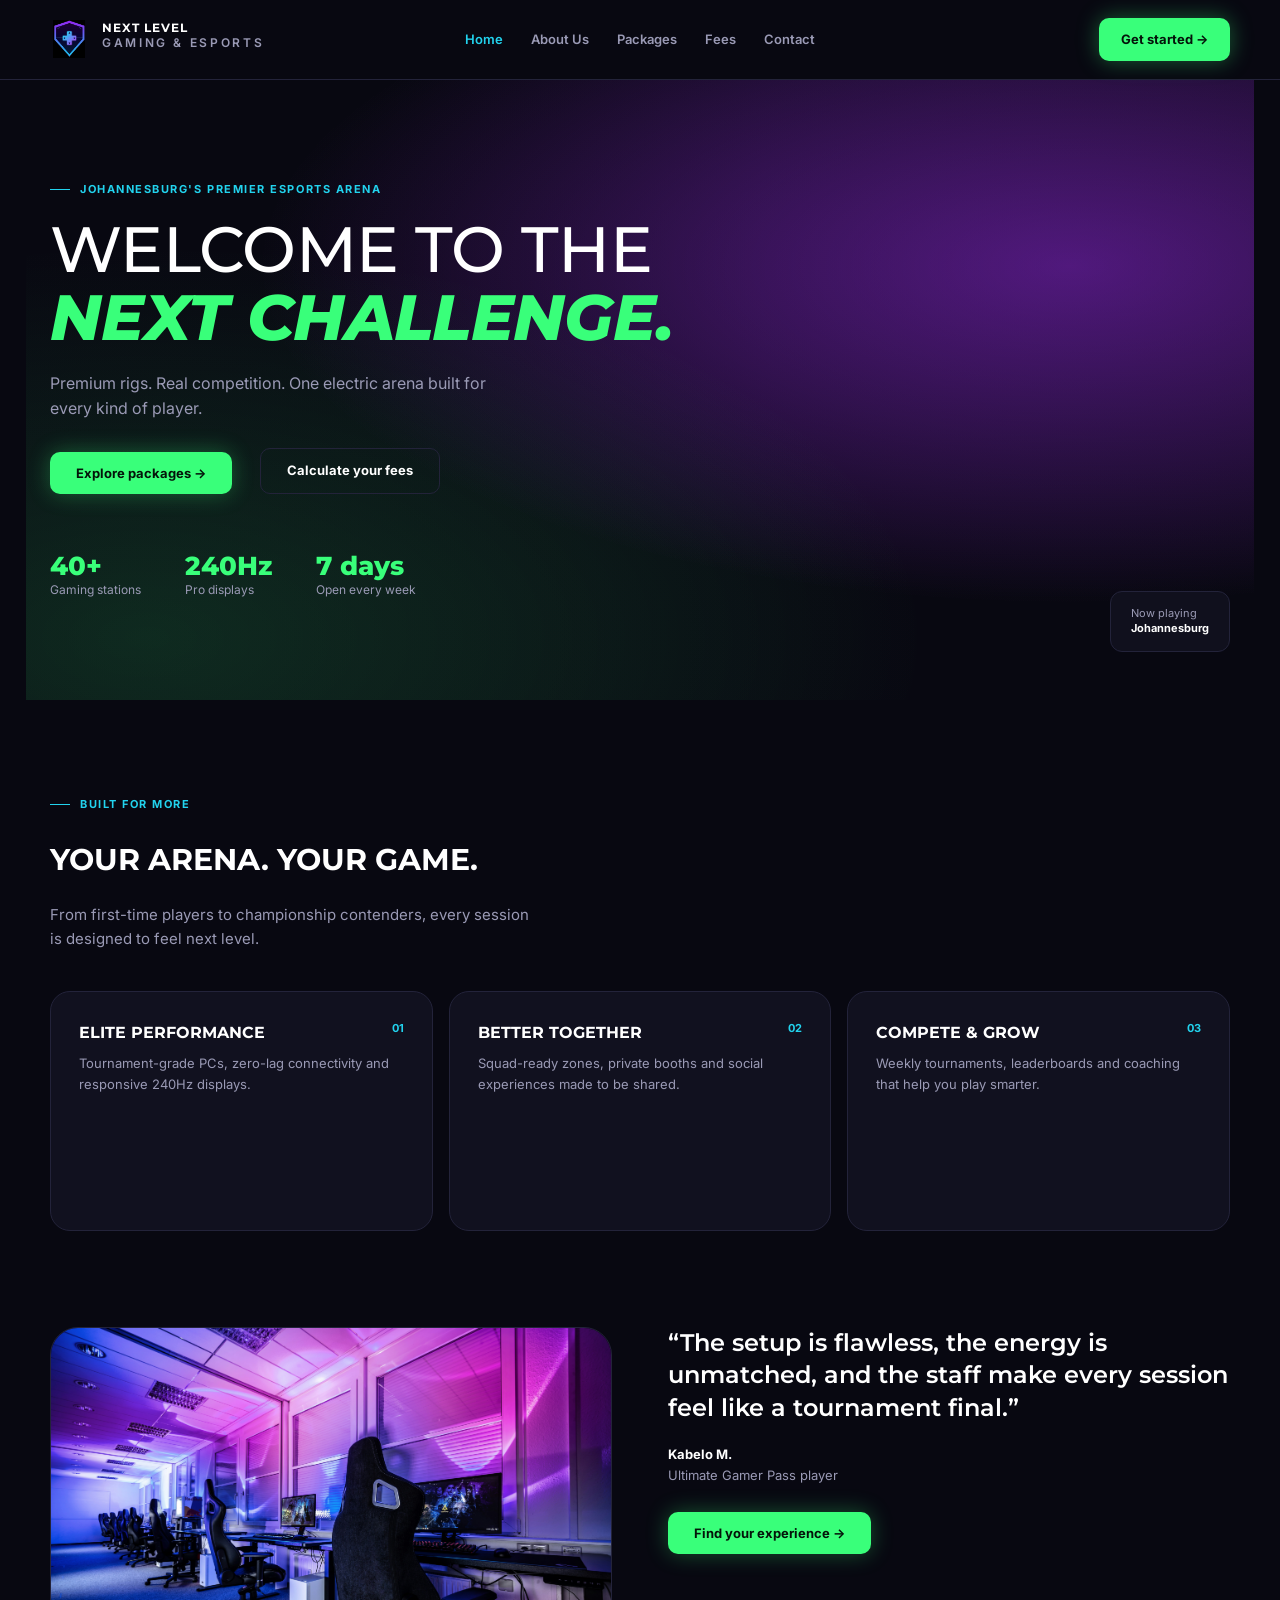
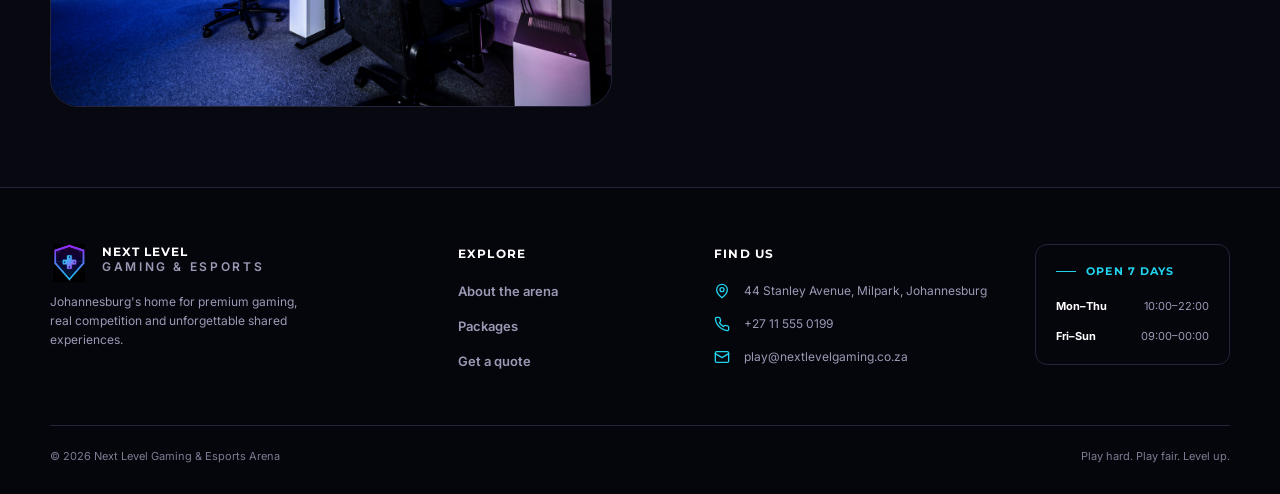
<file: Website/index.html>
<!DOCTYPE html>
<html lang="en">
<head>
    <meta charset="UTF-8">
    <meta name="viewport" content="width=device-width, initial-scale=1.0">
    <title>Home | Next Level Gaming &amp; Esports Arena</title>
    <link rel="preconnect" href="https://fonts.googleapis.com">
    <link rel="preconnect" href="https://fonts.gstatic.com" crossorigin>
    <link href="https://fonts.googleapis.com/css2?family=Inter:wght@400;500;600&amp;family=Montserrat:ital,wght@0,500;0,600;0,700;0,800;1,800&amp;display=swap" rel="stylesheet">
    <link rel="stylesheet" href="css/style.css">
    <script src="script.js" defer></script>
</head>
<body class="home">
    <header>
        <a href="index.html">
            <img src="images/logo.png" alt="Next Level Gaming &amp; Esports logo">
            <strong>NEXT LEVEL</strong><br>
            GAMING &amp; ESPORTS
        </a>

        <nav>
            <a href="index.html" class="active">Home</a>
            <a href="about.html">About Us</a>
            <a href="packages.html">Packages</a>
            <a href="fees.html">Fees</a>
            <a href="contact.html">Contact</a>
        </nav>

        <a href="fees.html">Get started →</a>
    </header>

    <main>
        <!-- Hero (the background image gets added later in CSS) -->
        <section>
            <p>Johannesburg's premier esports arena</p>
            <h1>Welcome to the <em>next challenge.</em></h1>
            <p>Premium rigs. Real competition. One electric arena built for every kind of player.</p>

            <a href="packages.html">Explore packages →</a>
            <a href="fees.html">Calculate your fees</a>

            <ul>
                <li><strong>40+</strong><br>Gaming stations</li>
                <li><strong>240Hz</strong><br>Pro displays</li>
                <li><strong>7 days</strong><br>Open every week</li>
            </ul>

            <div>
                <p>Now playing</p>
                <p><strong>Johannesburg</strong></p>
            </div>

            <!-- Background video -->
            <video class="hero-video" autoplay muted loop playsinline aria-hidden="true">
                <source src="videos/hero.mp4" type="video/mp4">
            </video>
        </section>

        <!-- Features -->
        <section>
            <p>Built for more</p>
            <h2>Your arena. Your game.</h2>
            <p>From first-time players to championship contenders, every session is designed to feel next level.</p>

            <!-- Elite performance card -->
            <div>
                <p>01</p>
                <h3>Elite performance</h3>
                <p>Tournament-grade PCs, zero-lag connectivity and responsive 240Hz displays.</p>
            </div>

            <!-- Better together card -->
            <div>
                <p>02</p>
                <h3>Better together</h3>
                <p>Squad-ready zones, private booths and social experiences made to be shared.</p>
            </div>

            <!-- Compete and grow card -->
            <div>
                <p>03</p>
                <h3>Compete &amp; grow</h3>
                <p>Weekly tournaments, leaderboards and coaching that help you play smarter.</p>
            </div>
        </section>

        <!-- Testimonial -->
        <section>
            <img src="images/testimonial-setup.png" alt="Gaming setup with a monitor and two controllers under purple lighting">

            <blockquote>
                <p>&ldquo;The setup is flawless, the energy is unmatched, and the staff make every session feel like a tournament final.&rdquo;</p>
            </blockquote>
            <p><strong>Kabelo M.</strong><br>Ultimate Gamer Pass player</p>

            <a href="packages.html">Find your experience →</a>
        </section>
    </main>

    <footer>
        <div>
            <a href="index.html">
                <img src="images/logo.png" alt="Next Level Gaming &amp; Esports logo">
                <strong>NEXT LEVEL</strong><br>
                GAMING &amp; ESPORTS
            </a>
            <p>Johannesburg's home for premium gaming, real competition and unforgettable shared experiences.</p>
        </div>

        <div>
            <h4>Explore</h4>
            <ul>
                <li><a href="about.html">About the arena</a></li>
                <li><a href="packages.html">Packages</a></li>
                <li><a href="fees.html">Get a quote</a></li>
            </ul>
        </div>

        <div>
            <h4>Find us</h4>
            <ul>
                <li>44 Stanley Avenue, Milpark, Johannesburg</li>
                <li><a href="tel:+27115550199">+27 11 555 0199</a></li>
                <li><a href="mailto:play@nextlevelgaming.co.za">play@nextlevelgaming.co.za</a></li>
            </ul>
        </div>

        <div>
            <h4>Open 7 days</h4>
            <ul>
                <li><strong>Mon–Thu</strong> <span>10:00–22:00</span></li>
                <li><strong>Fri–Sun</strong> <span>09:00–00:00</span></li>
            </ul>
        </div>

        <div>
            <p>&copy; 2026 Next Level Gaming &amp; Esports Arena</p>
            <p>Play hard. Play fair. Level up.</p>
        </div>
    </footer>
</body>
</html>
</file>
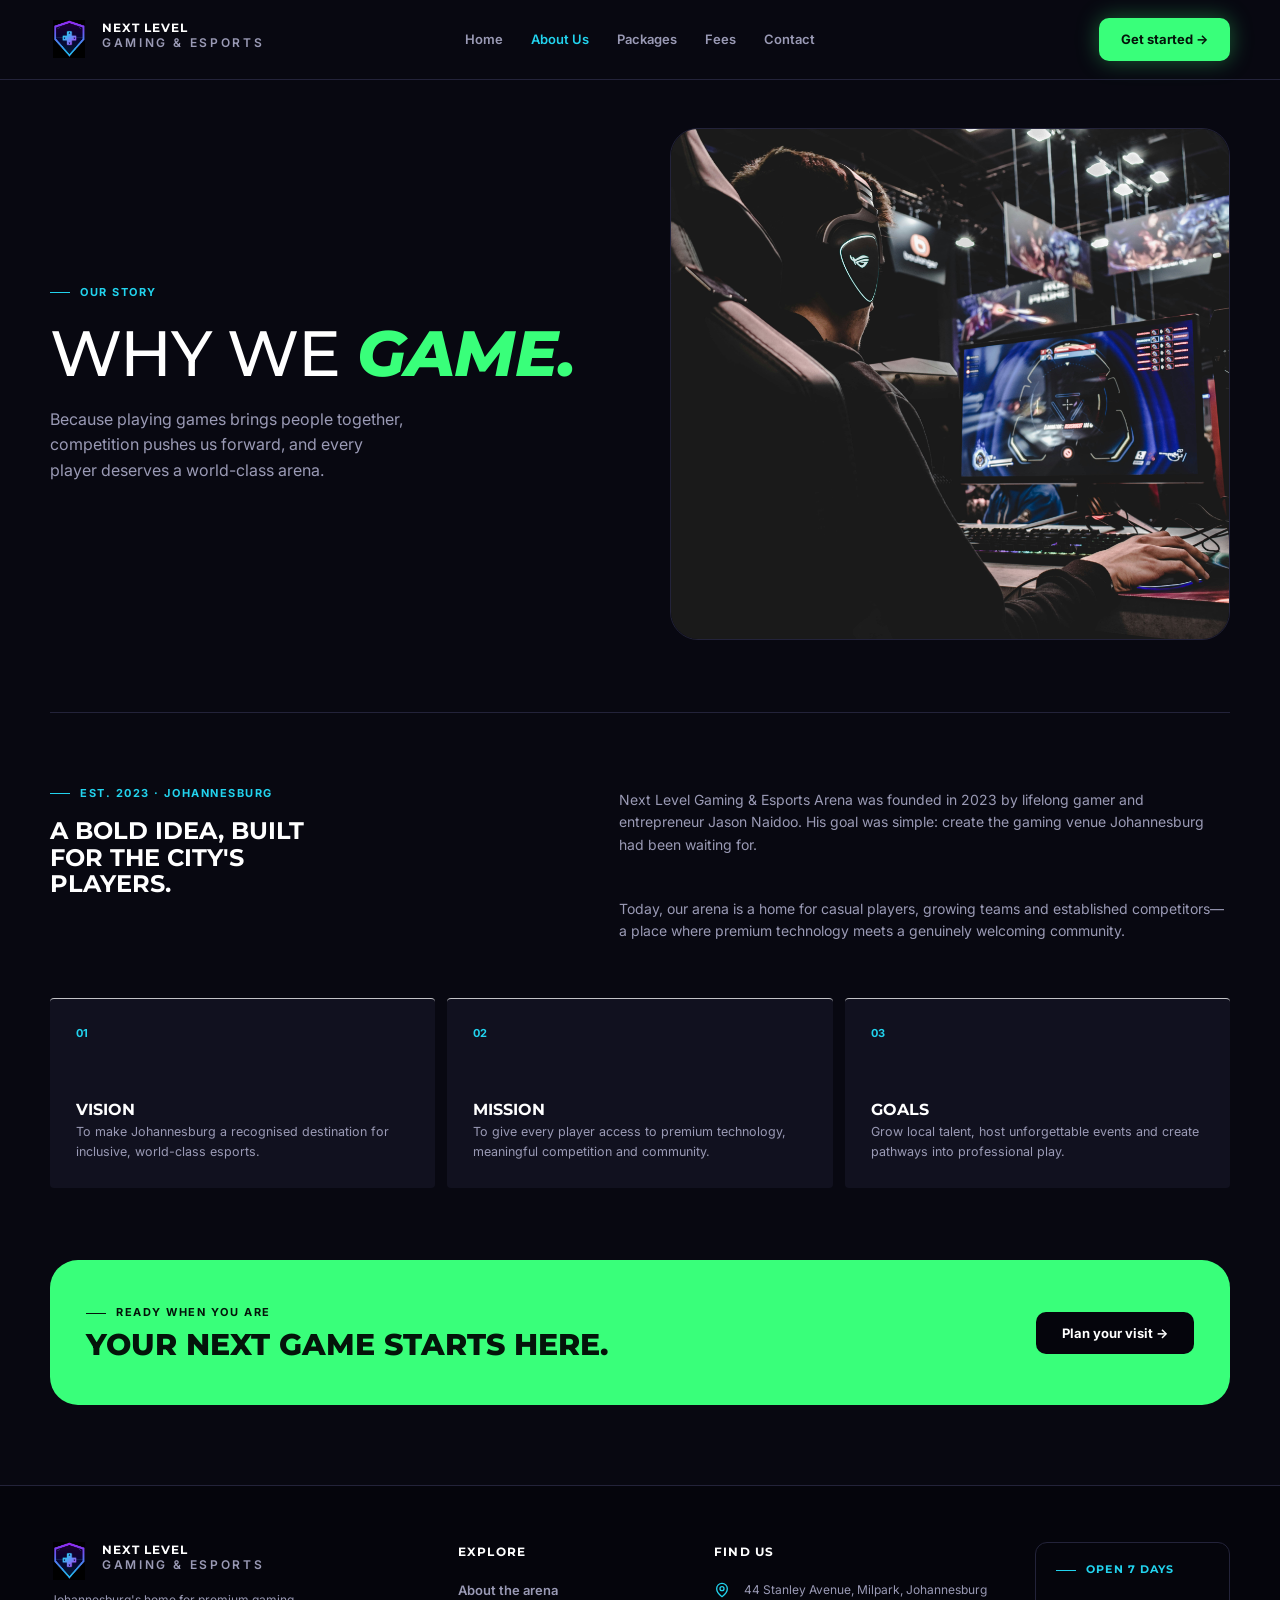
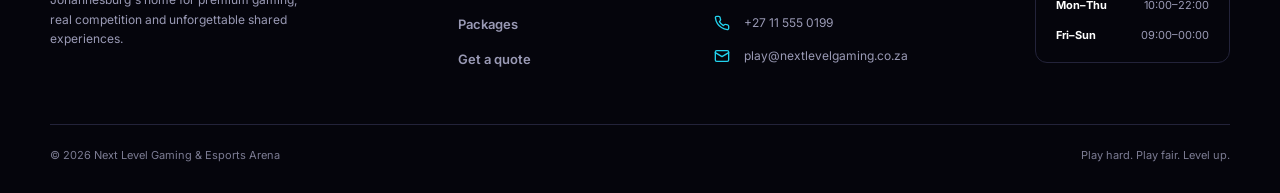
<file: Website/about.html>
<!DOCTYPE html>
<html lang="en">
<head>
    <meta charset="UTF-8">
    <meta name="viewport" content="width=device-width, initial-scale=1.0">
    <title>About Us | Next Level Gaming &amp; Esports Arena</title>
    <link rel="preconnect" href="https://fonts.googleapis.com">
    <link rel="preconnect" href="https://fonts.gstatic.com" crossorigin>
    <link href="https://fonts.googleapis.com/css2?family=Inter:wght@400;500;600&amp;family=Montserrat:ital,wght@0,500;0,600;0,700;0,800;1,800&amp;display=swap" rel="stylesheet">
    <link rel="stylesheet" href="css/style.css">
    <script src="script.js" defer></script>
</head>
<body class="about">
    <header>
        <a href="index.html">
            <img src="images/logo.png" alt="Next Level Gaming &amp; Esports logo">
            <strong>NEXT LEVEL</strong><br>
            GAMING &amp; ESPORTS
        </a>

        <nav>
            <a href="index.html">Home</a>
            <a href="about.html" class="active">About Us</a>
            <a href="packages.html">Packages</a>
            <a href="fees.html">Fees</a>
            <a href="contact.html">Contact</a>
        </nav>

        <a href="fees.html">Get started →</a>
    </header>

    <main>
        <!-- Intro -->
        <section>
            <p>Our story</p>
            <h1>Why we <em>game.</em></h1>
            <p>Because playing games brings people together, competition pushes us forward, and every player deserves a world-class arena.</p>

            <img src="images/about-setup.png" alt="Gaming setup with a monitor and two controllers under purple lighting">
        </section>

        <!-- History -->
        <section>
            <p>Est. 2023 · Johannesburg</p>
            <h2>A bold idea, built for the city's players.</h2>

            <p>Next Level Gaming &amp; Esports Arena was founded in 2023 by lifelong gamer and entrepreneur Jason Naidoo. His goal was simple: create the gaming venue Johannesburg had been waiting for.</p>
            <p>Today, our arena is a home for casual players, growing teams and established competitors—a place where premium technology meets a genuinely welcoming community.</p>
        </section>

        <!-- Vision, mission and goals -->
        <section>
            <!-- Vision card -->
            <div>
                <p>01</p>
                <h2>Vision</h2>
                <p>To make Johannesburg a recognised destination for inclusive, world-class esports.</p>
            </div>

            <!-- Mission card -->
            <div>
                <p>02</p>
                <h2>Mission</h2>
                <p>To give every player access to premium technology, meaningful competition and community.</p>
            </div>

            <!-- Goals card -->
            <div>
                <p>03</p>
                <h2>Goals</h2>
                <p>Grow local talent, host unforgettable events and create pathways into professional play.</p>
            </div>
        </section>

        <!-- Call to action -->
        <section>
            <p>Ready when you are</p>
            <h2>Your next game starts here.</h2>
            <a href="contact.html">Plan your visit →</a>
        </section>
    </main>

    <footer>
        <div>
            <a href="index.html">
                <img src="images/logo.png" alt="Next Level Gaming &amp; Esports logo">
                <strong>NEXT LEVEL</strong><br>
                GAMING &amp; ESPORTS
            </a>
            <p>Johannesburg's home for premium gaming, real competition and unforgettable shared experiences.</p>
        </div>

        <div>
            <h4>Explore</h4>
            <ul>
                <li><a href="about.html">About the arena</a></li>
                <li><a href="packages.html">Packages</a></li>
                <li><a href="fees.html">Get a quote</a></li>
            </ul>
        </div>

        <div>
            <h4>Find us</h4>
            <ul>
                <li>44 Stanley Avenue, Milpark, Johannesburg</li>
                <li><a href="tel:+27115550199">+27 11 555 0199</a></li>
                <li><a href="mailto:play@nextlevelgaming.co.za">play@nextlevelgaming.co.za</a></li>
            </ul>
        </div>

        <div>
            <h4>Open 7 days</h4>
            <ul>
                <li><strong>Mon–Thu</strong> <span>10:00–22:00</span></li>
                <li><strong>Fri–Sun</strong> <span>09:00–00:00</span></li>
            </ul>
        </div>

        <div>
            <p>&copy; 2026 Next Level Gaming &amp; Esports Arena</p>
            <p>Play hard. Play fair. Level up.</p>
        </div>
    </footer>
</body>
</html>
</file>
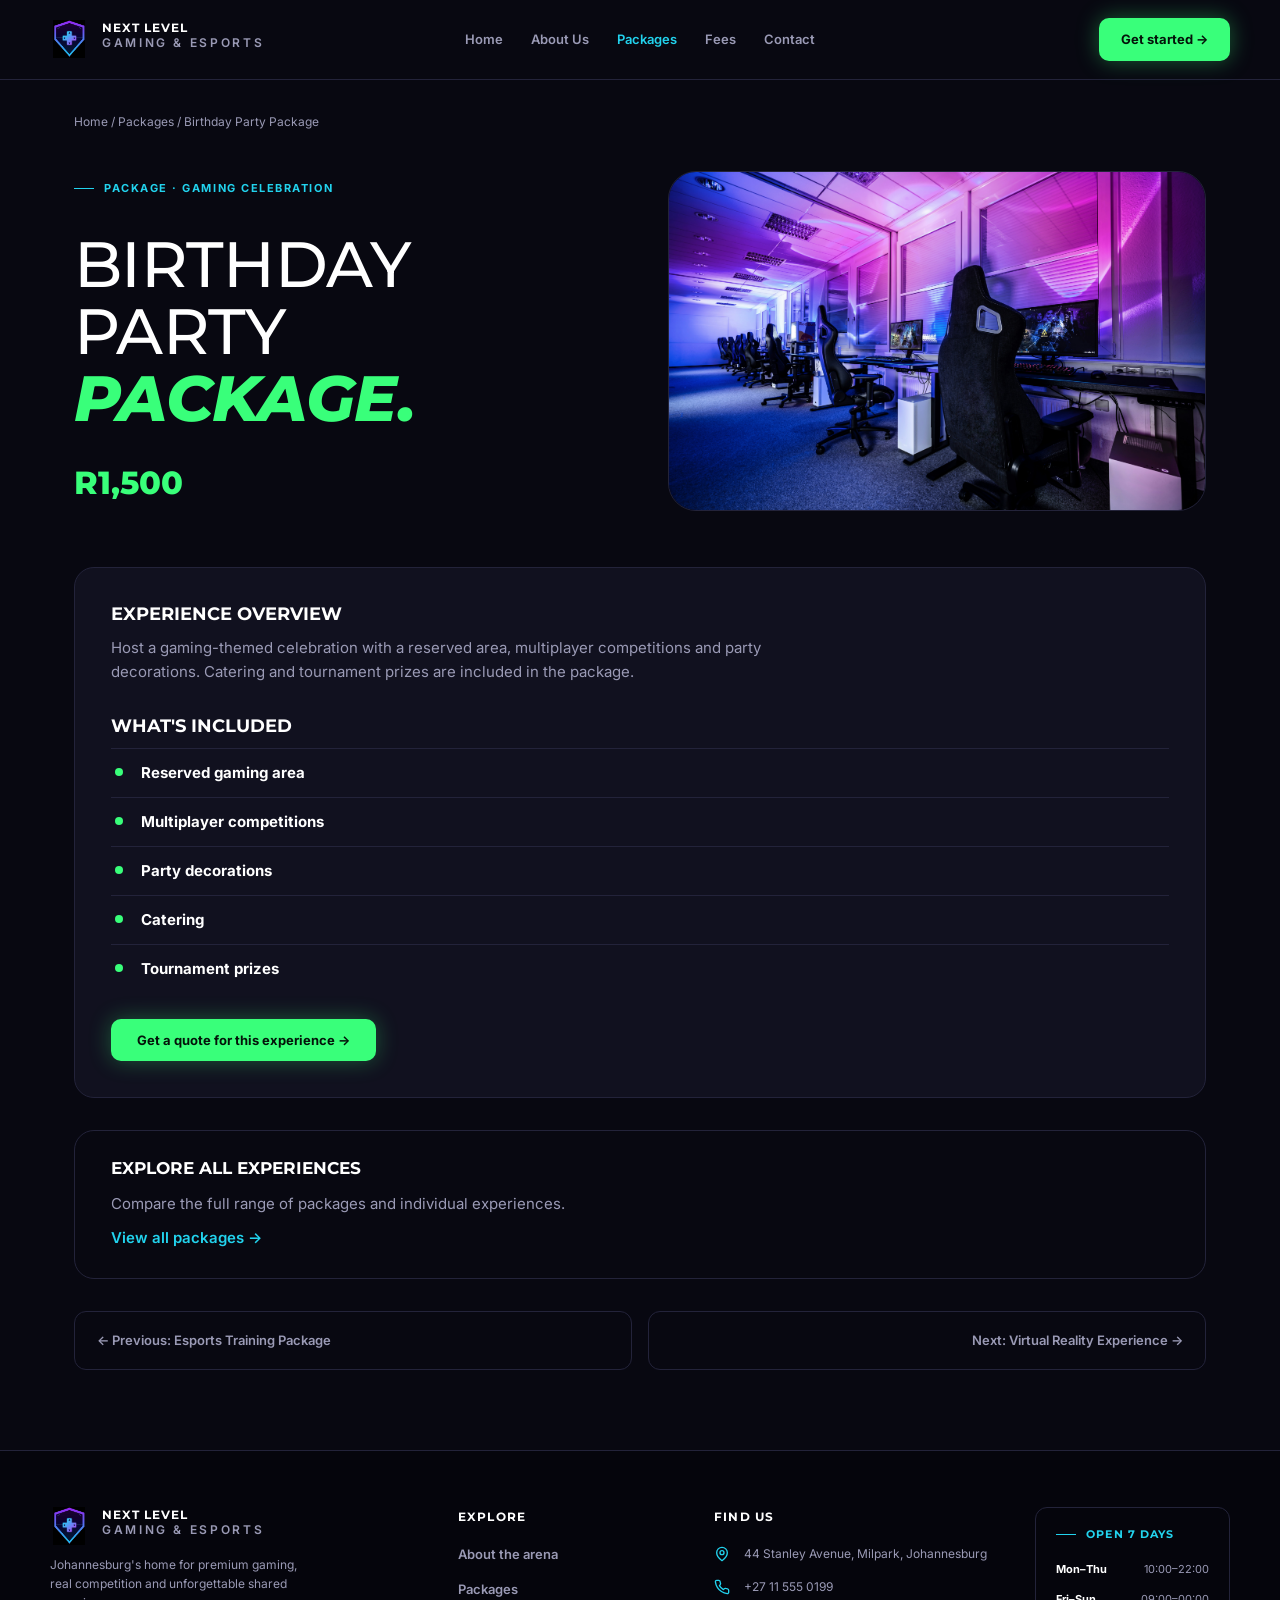
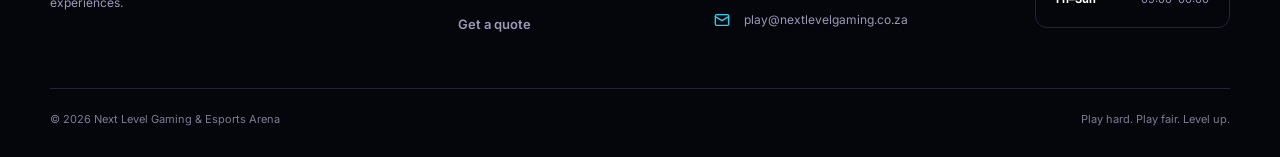
<file: Website/birthday-party-package.html>
<!DOCTYPE html>
<html lang="en">
<head>
    <meta charset="UTF-8">
    <meta name="viewport" content="width=device-width, initial-scale=1.0">
    <title>Birthday Party Package | Next Level Gaming &amp; Esports Arena</title>
    <link rel="preconnect" href="https://fonts.googleapis.com">
    <link rel="preconnect" href="https://fonts.gstatic.com" crossorigin>
    <link href="https://fonts.googleapis.com/css2?family=Inter:wght@400;500;600&amp;family=Montserrat:ital,wght@0,500;0,600;0,700;0,800;1,800&amp;display=swap" rel="stylesheet">
    <link rel="stylesheet" href="css/style.css">
    <script src="script.js" defer></script>
</head>
<body class="detail">
    <header>
        <a href="index.html">
            <img src="images/logo.png" alt="Next Level Gaming &amp; Esports logo">
            <strong>NEXT LEVEL</strong><br>
            GAMING &amp; ESPORTS
        </a>

        <nav>
            <a href="index.html">Home</a>
            <a href="about.html">About Us</a>
            <a href="packages.html" class="active">Packages</a>
            <a href="fees.html">Fees</a>
            <a href="contact.html">Contact</a>
        </nav>

        <a href="fees.html">Get started →</a>
    </header>
    <main>
        <nav>
            <a href="index.html">Home</a> /
            <a href="packages.html">Packages</a> /
            Birthday Party Package
        </nav>

        <section>
            <p>Package · Gaming celebration</p>
            <h1>Birthday Party <em>Package.</em></h1>
            <p><strong>R1,500</strong></p>
            <img src="images/testimonial-setup.png" alt="A social gaming setup for a group event">
        </section>

        <section>
            <h2>Experience overview</h2>
            <p>Host a gaming-themed celebration with a reserved area, multiplayer competitions and party decorations. Catering and tournament prizes are included in the package.</p>
            <h2>What's included</h2>
            <ul>
                <li><strong>Reserved gaming area</strong></li>
                <li><strong>Multiplayer competitions</strong></li>
                <li><strong>Party decorations</strong></li>
                <li><strong>Catering</strong></li>
                <li><strong>Tournament prizes</strong></li>
            </ul>
            <a href="fees.html?experience=birthday-party-package">Get a quote for this experience →</a>
        </section>

        <aside>
            <h2>Explore all experiences</h2>
            <p>Compare the full range of packages and individual experiences.</p>
            <a href="packages.html">View all packages →</a>
        </aside>

        <nav>
            <a href="esports-training-package.html">← Previous: Esports Training Package</a>
            <a href="virtual-reality-experience.html">Next: Virtual Reality Experience →</a>
        </nav>
    </main>
    <footer>
        <div>
            <a href="index.html">
                <img src="images/logo.png" alt="Next Level Gaming &amp; Esports logo">
                <strong>NEXT LEVEL</strong><br>
                GAMING &amp; ESPORTS
            </a>
            <p>Johannesburg's home for premium gaming, real competition and unforgettable shared experiences.</p>
        </div>

        <div>
            <h4>Explore</h4>
            <ul>
                <li><a href="about.html">About the arena</a></li>
                <li><a href="packages.html">Packages</a></li>
                <li><a href="fees.html">Get a quote</a></li>
            </ul>
        </div>

        <div>
            <h4>Find us</h4>
            <ul>
                <li>44 Stanley Avenue, Milpark, Johannesburg</li>
                <li><a href="tel:+27115550199">+27 11 555 0199</a></li>
                <li><a href="mailto:play@nextlevelgaming.co.za">play@nextlevelgaming.co.za</a></li>
            </ul>
        </div>

        <div>
            <h4>Open 7 days</h4>
            <ul>
                <li><strong>Mon–Thu</strong> <span>10:00–22:00</span></li>
                <li><strong>Fri–Sun</strong> <span>09:00–00:00</span></li>
            </ul>
        </div>

        <div>
            <p>&copy; 2026 Next Level Gaming &amp; Esports Arena</p>
            <p>Play hard. Play fair. Level up.</p>
        </div>
    </footer>
</body>
</html>
</file>
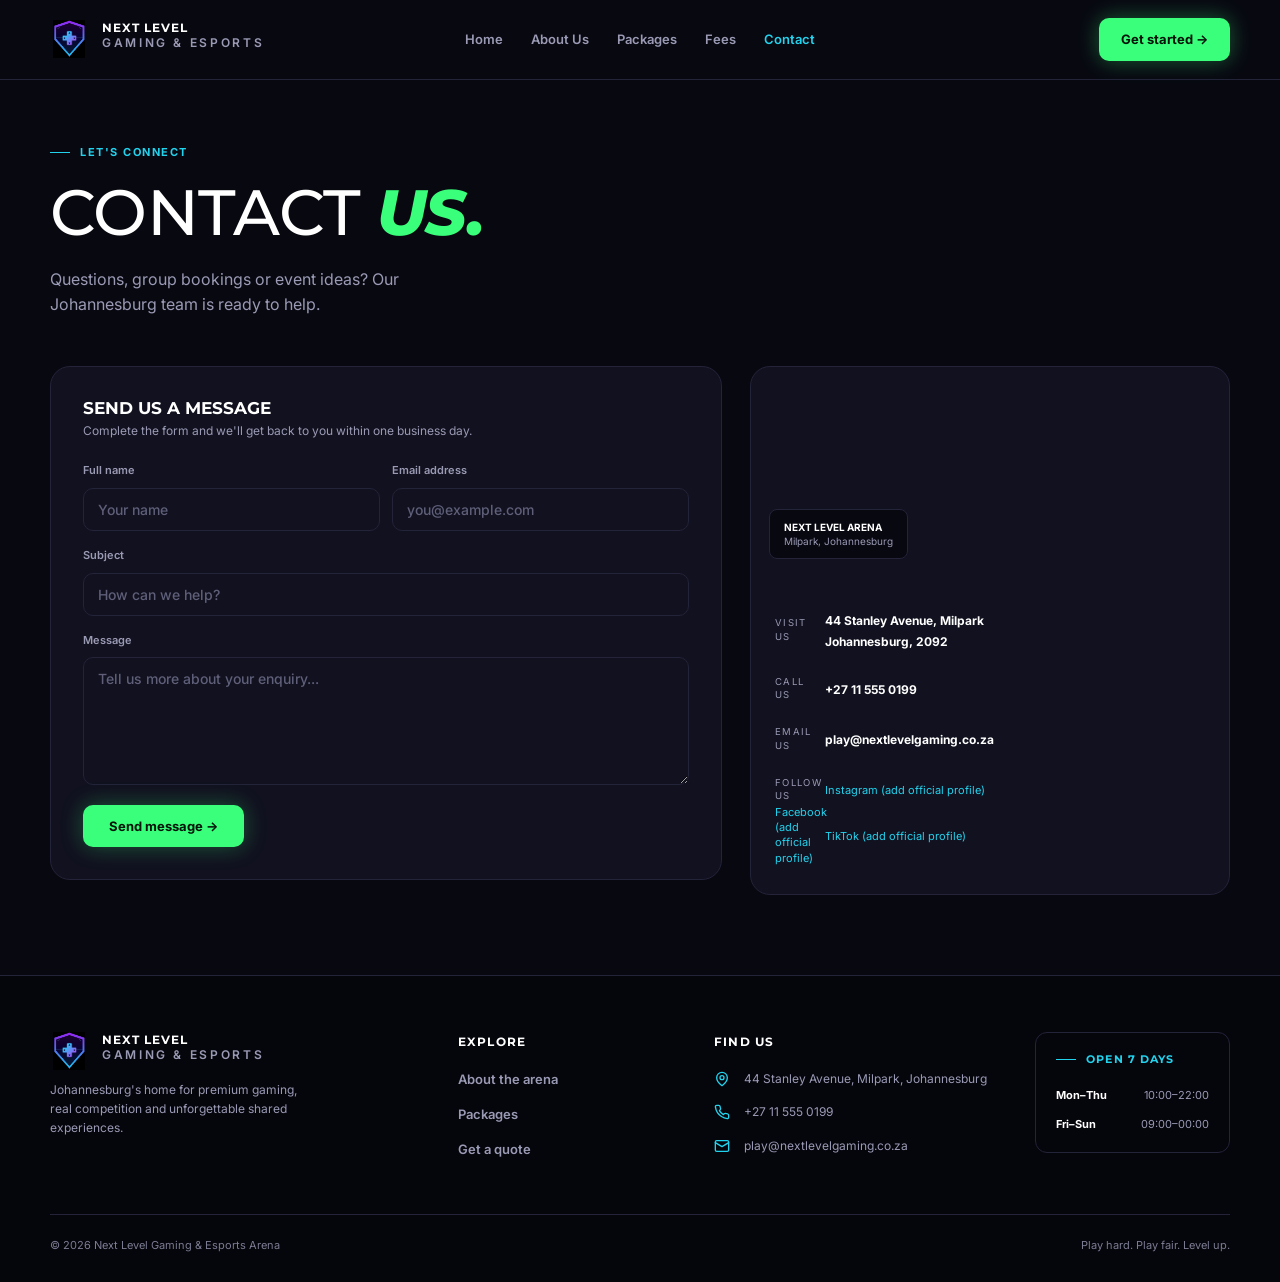
<file: Website/contact.html>
<!DOCTYPE html>
<html lang="en">
<head>
    <meta charset="UTF-8">
    <meta name="viewport" content="width=device-width, initial-scale=1.0">
    <title>Contact Us | Next Level Gaming &amp; Esports Arena</title>
    <link rel="preconnect" href="https://fonts.googleapis.com">
    <link rel="preconnect" href="https://fonts.gstatic.com" crossorigin>
    <link href="https://fonts.googleapis.com/css2?family=Inter:wght@400;500;600&amp;family=Montserrat:ital,wght@0,500;0,600;0,700;0,800;1,800&amp;display=swap" rel="stylesheet">
    <link rel="stylesheet" href="css/style.css">
    <script src="script.js" defer></script>
</head>
<body class="contact">
    <header>
        <a href="index.html">
            <img src="images/logo.png" alt="Next Level Gaming &amp; Esports logo">
            <strong>NEXT LEVEL</strong><br>
            GAMING &amp; ESPORTS
        </a>

        <nav>
            <a href="index.html">Home</a>
            <a href="about.html">About Us</a>
            <a href="packages.html">Packages</a>
            <a href="fees.html">Fees</a>
            <a href="contact.html" class="active">Contact</a>
        </nav>

        <a href="fees.html">Get started →</a>
    </header>

    <main>
        <!-- Intro -->
        <section>
            <p>Let's connect</p>
            <h1>Contact <em>Us.</em></h1>
            <p>Questions, group bookings or event ideas? Our Johannesburg team is ready to help.</p>
        </section>

        <!-- Form and arena details -->
        <section>
            <div>
                <h2>Send us a message</h2>
                <p>Complete the form and we'll get back to you within one business day.</p>

                <form id="contact-form" action="#" method="post">
                    <label for="name">Full name</label>
                    <input type="text" id="name" name="name" placeholder="Your name" required>

                    <label for="email">Email address</label>
                    <input type="email" id="email" name="email" placeholder="you@example.com" required>

                    <label for="subject">Subject</label>
                    <input type="text" id="subject" name="subject" placeholder="How can we help?" required>

                    <label for="message">Message</label>
                    <textarea id="message" name="message" rows="6" placeholder="Tell us more about your enquiry..." required></textarea>

                    <button type="submit">Send message →</button>
                    <p id="contact-feedback" role="status" aria-live="polite"></p>
                </form>
            </div>

            <aside>
                <!-- Map -->
                <iframe src="https://www.google.com/maps?q=44+Stanley+Avenue,+Milpark,+Johannesburg&amp;output=embed" title="Map showing Next Level Arena in Milpark, Johannesburg" loading="lazy"></iframe>
                <p><strong>NEXT LEVEL ARENA</strong><br>Milpark, Johannesburg</p>

                <!-- Visit us -->
                <div>
                        <p>Visit us</p>
                    <p><strong>44 Stanley Avenue, Milpark<br>Johannesburg, 2092</strong></p>
                </div>

                <!-- Call us -->
                <div>
                        <p>Call us</p>
                    <p><strong><a href="tel:+27115550199">+27 11 555 0199</a></strong></p>
                </div>

                <!-- Email us -->
                <div>
                    <p>Email us</p>
                    <p><strong><a href="mailto:play@nextlevelgaming.co.za">play@nextlevelgaming.co.za</a></strong></p>
                </div>

                <div class="social-links">
                    <p>Follow us</p>
                    <p><a href="https://www.instagram.com/" target="_blank" rel="noopener noreferrer">Instagram (add official profile)</a></p>
                    <p><a href="https://www.facebook.com/" target="_blank" rel="noopener noreferrer">Facebook (add official profile)</a></p>
                    <p><a href="https://www.tiktok.com/" target="_blank" rel="noopener noreferrer">TikTok (add official profile)</a></p>
                </div>
            </aside>
        </section>
    </main>

    <footer>
        <div>
            <a href="index.html">
                <img src="images/logo.png" alt="Next Level Gaming &amp; Esports logo">
                <strong>NEXT LEVEL</strong><br>
                GAMING &amp; ESPORTS
            </a>
            <p>Johannesburg's home for premium gaming, real competition and unforgettable shared experiences.</p>
        </div>

        <div>
            <h4>Explore</h4>
            <ul>
                <li><a href="about.html">About the arena</a></li>
                <li><a href="packages.html">Packages</a></li>
                <li><a href="fees.html">Get a quote</a></li>
            </ul>
        </div>

        <div>
            <h4>Find us</h4>
            <ul>
                <li>44 Stanley Avenue, Milpark, Johannesburg</li>
                <li><a href="tel:+27115550199">+27 11 555 0199</a></li>
                <li><a href="mailto:play@nextlevelgaming.co.za">play@nextlevelgaming.co.za</a></li>
            </ul>
        </div>

        <div>
            <h4>Open 7 days</h4>
            <ul>
                <li><strong>Mon–Thu</strong> <span>10:00–22:00</span></li>
                <li><strong>Fri–Sun</strong> <span>09:00–00:00</span></li>
            </ul>
        </div>

        <div>
            <p>&copy; 2026 Next Level Gaming &amp; Esports Arena</p>
            <p>Play hard. Play fair. Level up.</p>
        </div>
    </footer>
</body>
</html>
</file>
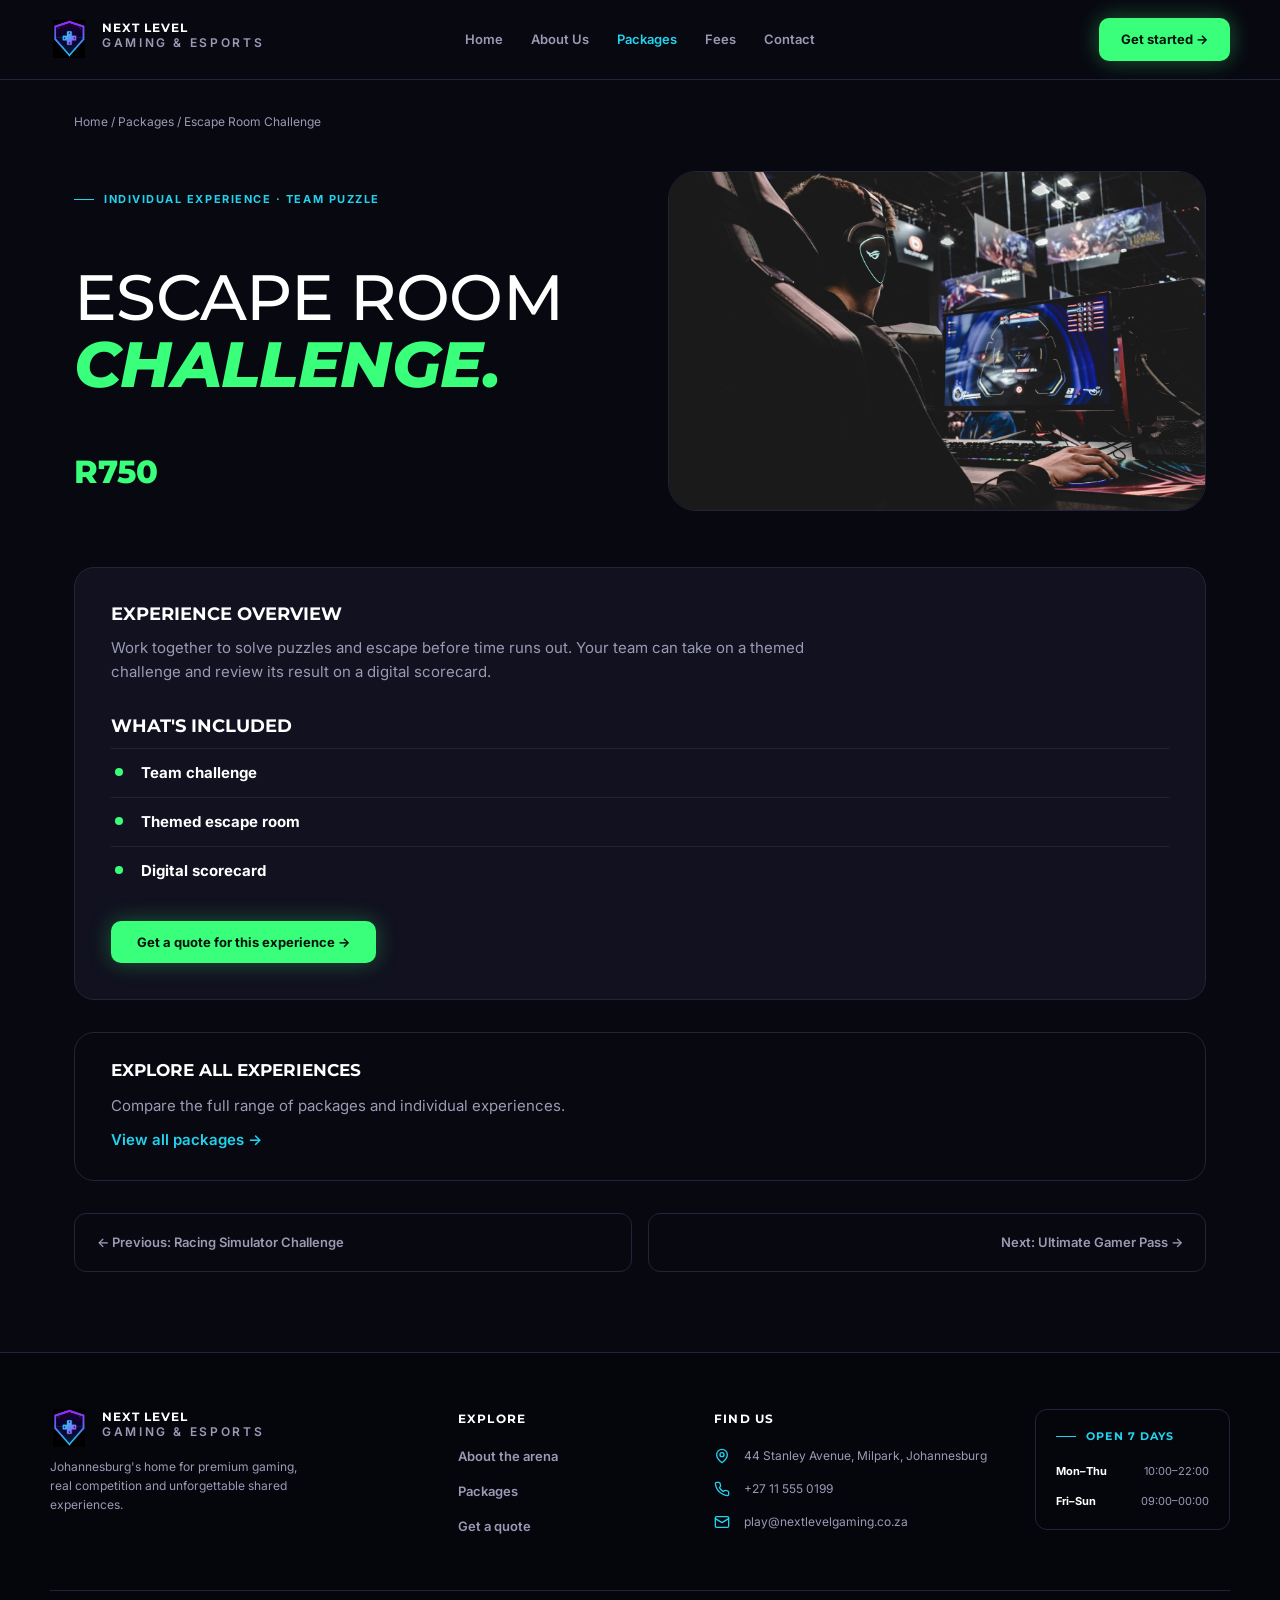
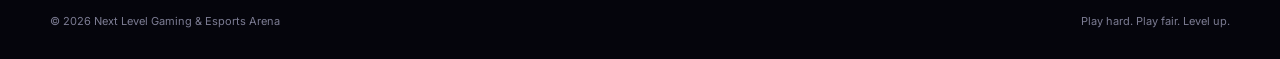
<file: Website/escape-room-challenge.html>
<!DOCTYPE html>
<html lang="en">
<head>
    <meta charset="UTF-8">
    <meta name="viewport" content="width=device-width, initial-scale=1.0">
    <title>Escape Room Challenge | Next Level Gaming &amp; Esports Arena</title>
    <link rel="preconnect" href="https://fonts.googleapis.com">
    <link rel="preconnect" href="https://fonts.gstatic.com" crossorigin>
    <link href="https://fonts.googleapis.com/css2?family=Inter:wght@400;500;600&amp;family=Montserrat:ital,wght@0,500;0,600;0,700;0,800;1,800&amp;display=swap" rel="stylesheet">
    <link rel="stylesheet" href="css/style.css">
    <script src="script.js" defer></script>
</head>
<body class="detail">
    <header>
        <a href="index.html">
            <img src="images/logo.png" alt="Next Level Gaming &amp; Esports logo">
            <strong>NEXT LEVEL</strong><br>
            GAMING &amp; ESPORTS
        </a>

        <nav>
            <a href="index.html">Home</a>
            <a href="about.html">About Us</a>
            <a href="packages.html" class="active">Packages</a>
            <a href="fees.html">Fees</a>
            <a href="contact.html">Contact</a>
        </nav>

        <a href="fees.html">Get started →</a>
    </header>
    <main>
        <nav>
            <a href="index.html">Home</a> /
            <a href="packages.html">Packages</a> /
            Escape Room Challenge
        </nav>

        <section>
            <p>Individual experience · Team puzzle</p>
            <h1>Escape Room <em>Challenge.</em></h1>
            <p><strong>R750</strong></p>
            <img src="images/about-setup.png" alt="Gaming arena setting for a group challenge">
        </section>

        <section>
            <h2>Experience overview</h2>
            <p>Work together to solve puzzles and escape before time runs out. Your team can take on a themed challenge and review its result on a digital scorecard.</p>
            <h2>What's included</h2>
            <ul>
                <li><strong>Team challenge</strong></li>
                <li><strong>Themed escape room</strong></li>
                <li><strong>Digital scorecard</strong></li>
            </ul>
            <a href="fees.html?experience=escape-room-challenge">Get a quote for this experience →</a>
        </section>

        <aside>
            <h2>Explore all experiences</h2>
            <p>Compare the full range of packages and individual experiences.</p>
            <a href="packages.html">View all packages →</a>
        </aside>

        <nav>
            <a href="racing-simulator-challenge.html">← Previous: Racing Simulator Challenge</a>
            <a href="ultimate-gamer-pass.html">Next: Ultimate Gamer Pass →</a>
        </nav>
    </main>
    <footer>
        <div>
            <a href="index.html">
                <img src="images/logo.png" alt="Next Level Gaming &amp; Esports logo">
                <strong>NEXT LEVEL</strong><br>
                GAMING &amp; ESPORTS
            </a>
            <p>Johannesburg's home for premium gaming, real competition and unforgettable shared experiences.</p>
        </div>

        <div>
            <h4>Explore</h4>
            <ul>
                <li><a href="about.html">About the arena</a></li>
                <li><a href="packages.html">Packages</a></li>
                <li><a href="fees.html">Get a quote</a></li>
            </ul>
        </div>

        <div>
            <h4>Find us</h4>
            <ul>
                <li>44 Stanley Avenue, Milpark, Johannesburg</li>
                <li><a href="tel:+27115550199">+27 11 555 0199</a></li>
                <li><a href="mailto:play@nextlevelgaming.co.za">play@nextlevelgaming.co.za</a></li>
            </ul>
        </div>

        <div>
            <h4>Open 7 days</h4>
            <ul>
                <li><strong>Mon–Thu</strong> <span>10:00–22:00</span></li>
                <li><strong>Fri–Sun</strong> <span>09:00–00:00</span></li>
            </ul>
        </div>

        <div>
            <p>&copy; 2026 Next Level Gaming &amp; Esports Arena</p>
            <p>Play hard. Play fair. Level up.</p>
        </div>
    </footer>
</body>
</html>
</file>
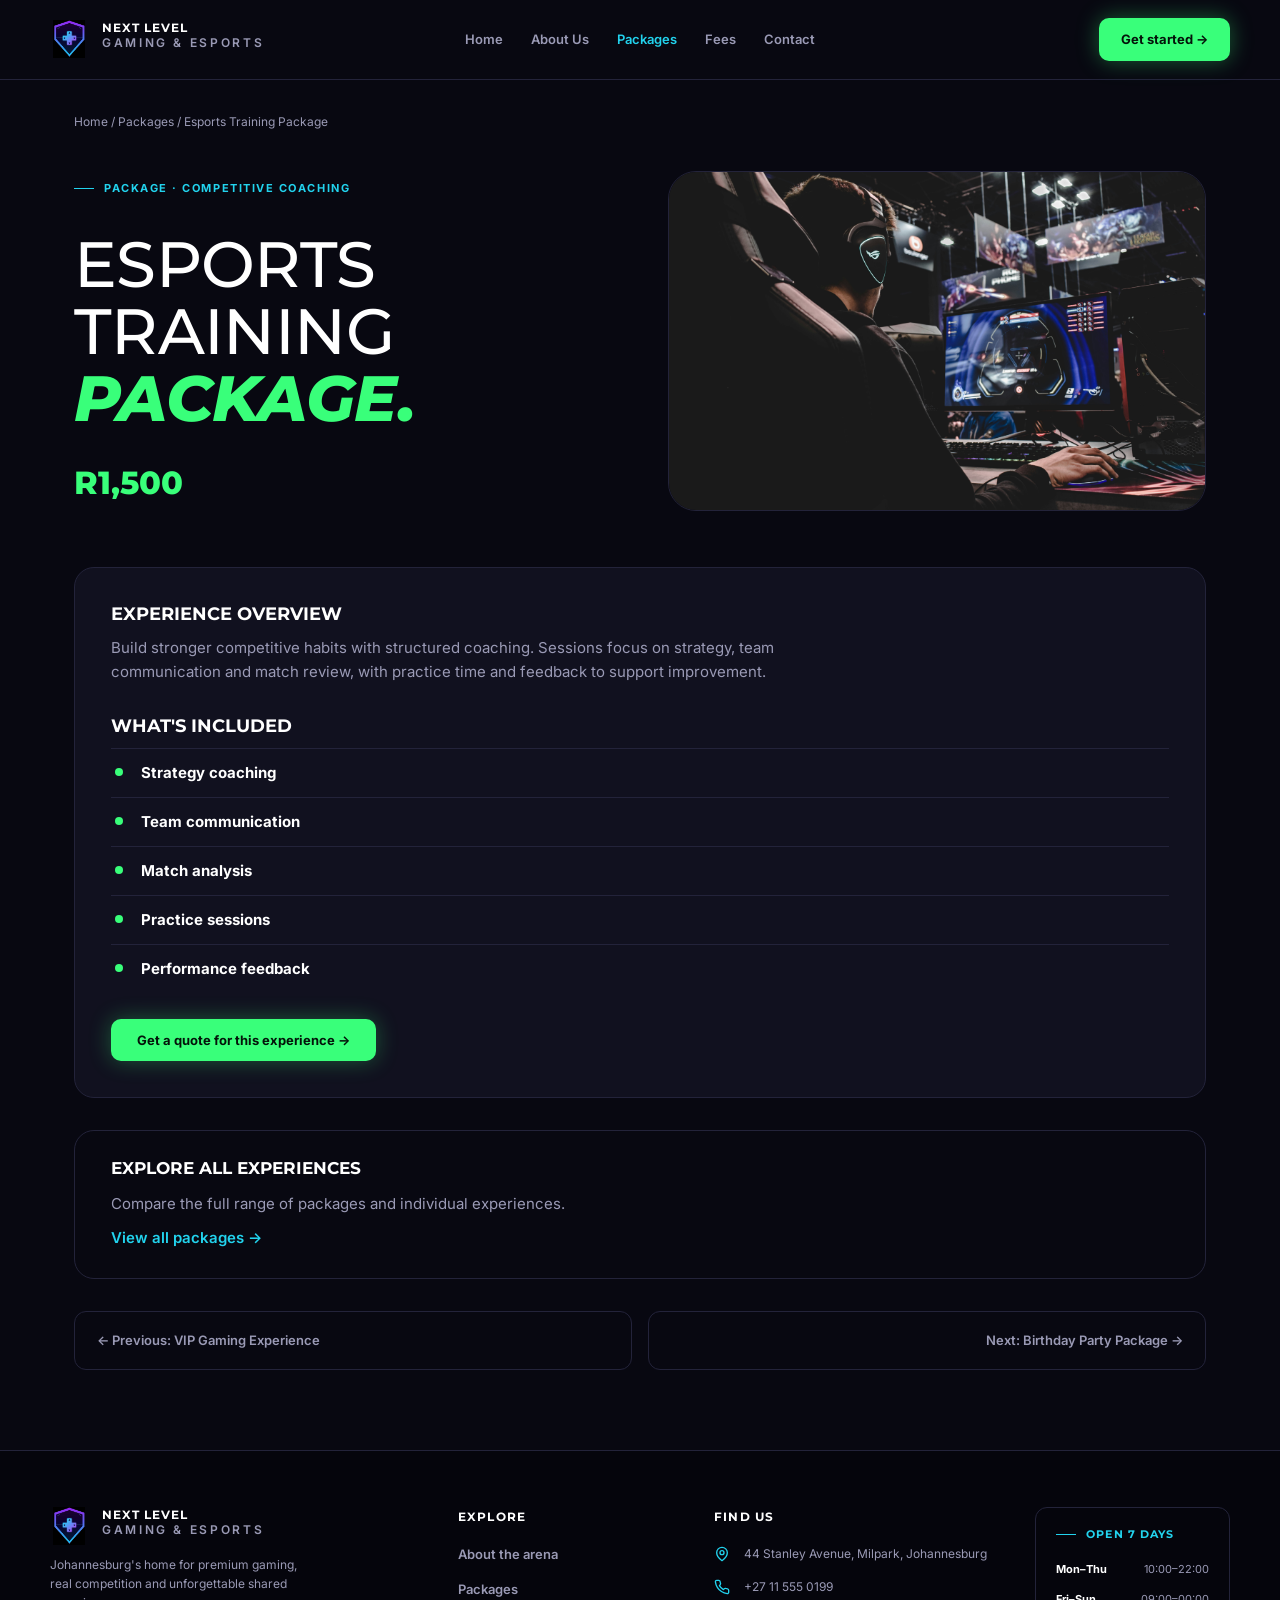
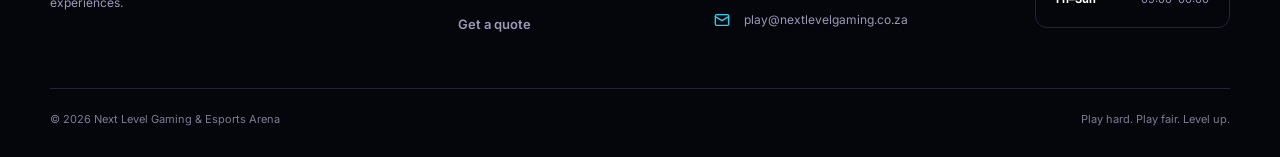
<file: Website/esports-training-package.html>
<!DOCTYPE html>
<html lang="en">
<head>
    <meta charset="UTF-8">
    <meta name="viewport" content="width=device-width, initial-scale=1.0">
    <title>Esports Training Package | Next Level Gaming &amp; Esports Arena</title>
    <link rel="preconnect" href="https://fonts.googleapis.com">
    <link rel="preconnect" href="https://fonts.gstatic.com" crossorigin>
    <link href="https://fonts.googleapis.com/css2?family=Inter:wght@400;500;600&amp;family=Montserrat:ital,wght@0,500;0,600;0,700;0,800;1,800&amp;display=swap" rel="stylesheet">
    <link rel="stylesheet" href="css/style.css">
    <script src="script.js" defer></script>
</head>
<body class="detail">
    <header>
        <a href="index.html">
            <img src="images/logo.png" alt="Next Level Gaming &amp; Esports logo">
            <strong>NEXT LEVEL</strong><br>
            GAMING &amp; ESPORTS
        </a>

        <nav>
            <a href="index.html">Home</a>
            <a href="about.html">About Us</a>
            <a href="packages.html" class="active">Packages</a>
            <a href="fees.html">Fees</a>
            <a href="contact.html">Contact</a>
        </nav>

        <a href="fees.html">Get started →</a>
    </header>
    <main>
        <nav>
            <a href="index.html">Home</a> /
            <a href="packages.html">Packages</a> /
            Esports Training Package
        </nav>

        <section>
            <p>Package · Competitive coaching</p>
            <h1>Esports Training <em>Package.</em></h1>
            <p><strong>R1,500</strong></p>
            <img src="images/about-setup.png" alt="Gaming stations ready for esports practice">
        </section>

        <section>
            <h2>Experience overview</h2>
            <p>Build stronger competitive habits with structured coaching. Sessions focus on strategy, team communication and match review, with practice time and feedback to support improvement.</p>
            <h2>What's included</h2>
            <ul>
                <li><strong>Strategy coaching</strong></li>
                <li><strong>Team communication</strong></li>
                <li><strong>Match analysis</strong></li>
                <li><strong>Practice sessions</strong></li>
                <li><strong>Performance feedback</strong></li>
            </ul>
            <a href="fees.html?experience=esports-training-package">Get a quote for this experience →</a>
        </section>

        <aside>
            <h2>Explore all experiences</h2>
            <p>Compare the full range of packages and individual experiences.</p>
            <a href="packages.html">View all packages →</a>
        </aside>

        <nav>
            <a href="vip-gaming-experience.html">← Previous: VIP Gaming Experience</a>
            <a href="birthday-party-package.html">Next: Birthday Party Package →</a>
        </nav>
    </main>
    <footer>
        <div>
            <a href="index.html">
                <img src="images/logo.png" alt="Next Level Gaming &amp; Esports logo">
                <strong>NEXT LEVEL</strong><br>
                GAMING &amp; ESPORTS
            </a>
            <p>Johannesburg's home for premium gaming, real competition and unforgettable shared experiences.</p>
        </div>

        <div>
            <h4>Explore</h4>
            <ul>
                <li><a href="about.html">About the arena</a></li>
                <li><a href="packages.html">Packages</a></li>
                <li><a href="fees.html">Get a quote</a></li>
            </ul>
        </div>

        <div>
            <h4>Find us</h4>
            <ul>
                <li>44 Stanley Avenue, Milpark, Johannesburg</li>
                <li><a href="tel:+27115550199">+27 11 555 0199</a></li>
                <li><a href="mailto:play@nextlevelgaming.co.za">play@nextlevelgaming.co.za</a></li>
            </ul>
        </div>

        <div>
            <h4>Open 7 days</h4>
            <ul>
                <li><strong>Mon–Thu</strong> <span>10:00–22:00</span></li>
                <li><strong>Fri–Sun</strong> <span>09:00–00:00</span></li>
            </ul>
        </div>

        <div>
            <p>&copy; 2026 Next Level Gaming &amp; Esports Arena</p>
            <p>Play hard. Play fair. Level up.</p>
        </div>
    </footer>
</body>
</html>
</file>
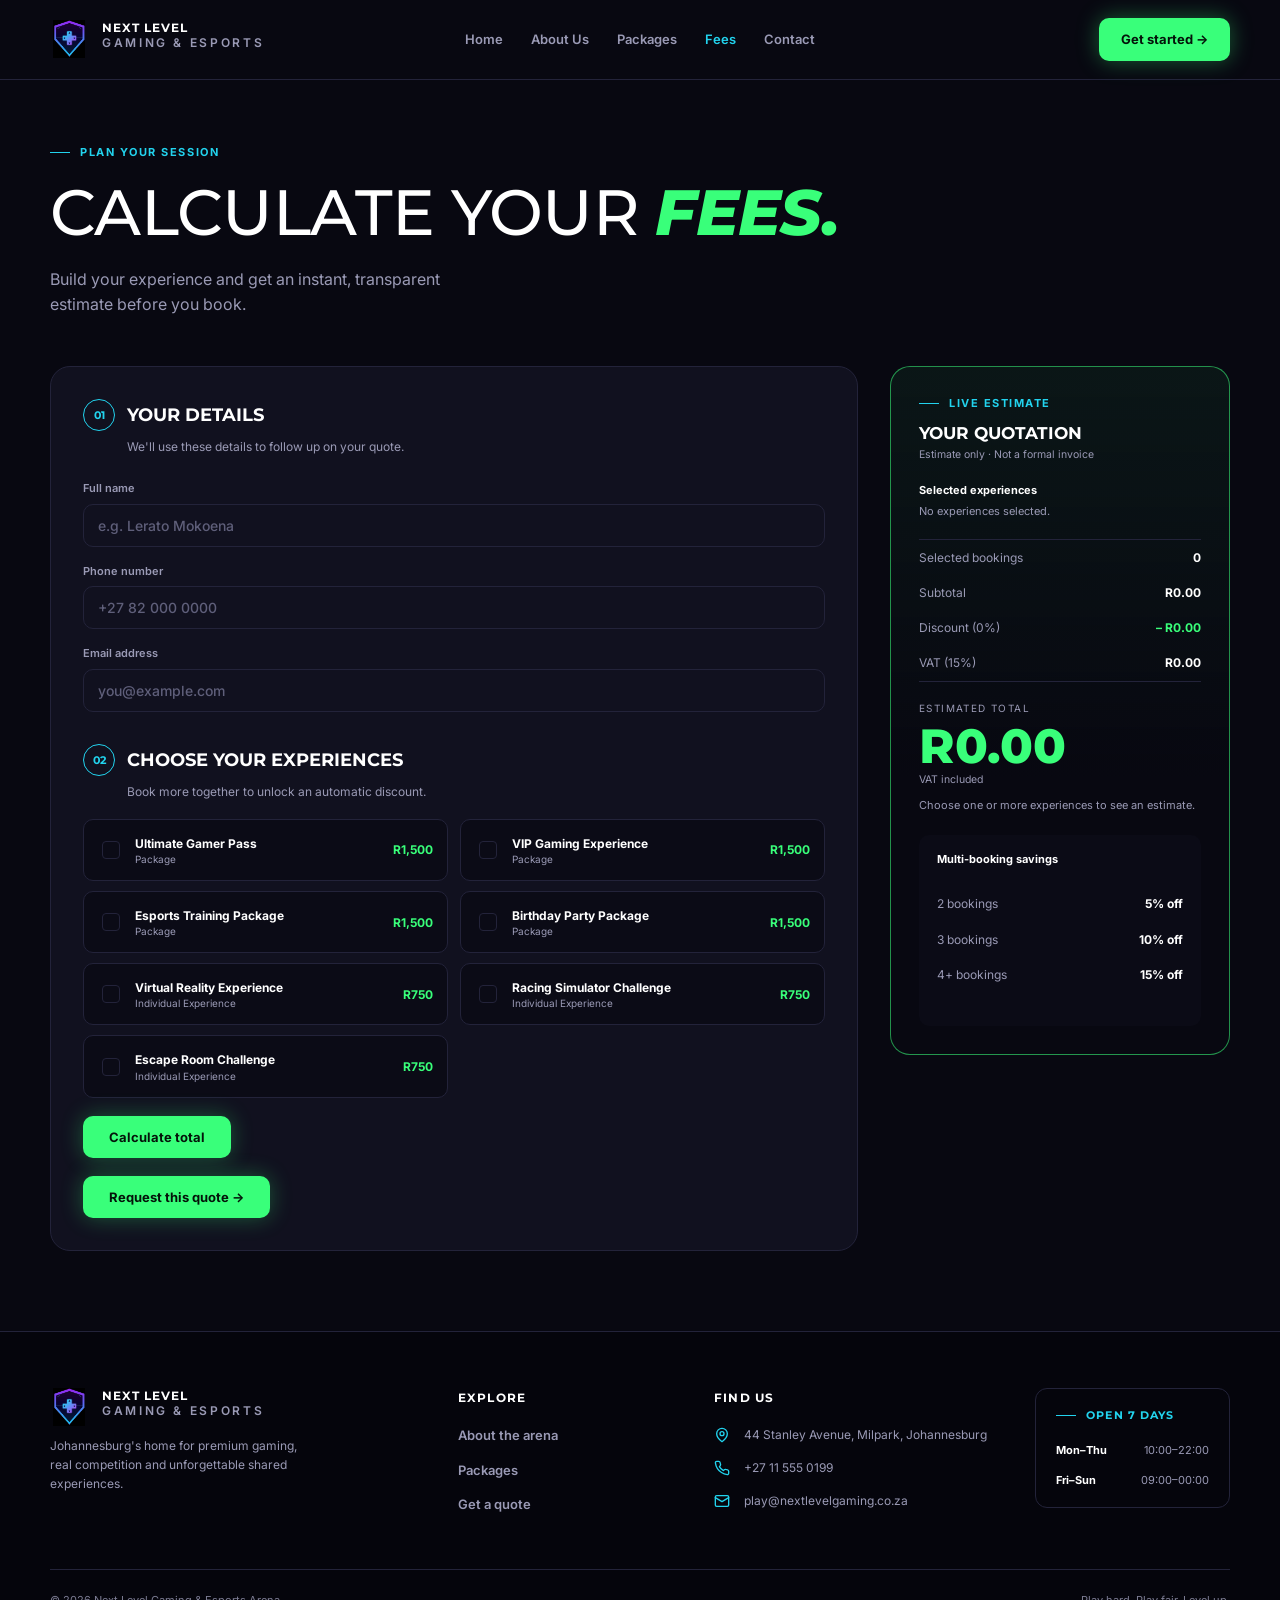
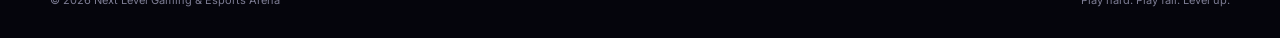
<file: Website/fees.html>
<!DOCTYPE html>
<html lang="en">
<head>
    <meta charset="UTF-8">
    <meta name="viewport" content="width=device-width, initial-scale=1.0">
    <title>Calculate Your Fees | Next Level Gaming &amp; Esports Arena</title>
    <link rel="preconnect" href="https://fonts.googleapis.com">
    <link rel="preconnect" href="https://fonts.gstatic.com" crossorigin>
    <link href="https://fonts.googleapis.com/css2?family=Inter:wght@400;500;600&amp;family=Montserrat:ital,wght@0,500;0,600;0,700;0,800;1,800&amp;display=swap" rel="stylesheet">
    <link rel="stylesheet" href="css/style.css">
    <script src="script.js" defer></script>
</head>
<body class="fees">
    <header>
        <a href="index.html">
            <img src="images/logo.png" alt="Next Level Gaming &amp; Esports logo">
            <strong>NEXT LEVEL</strong><br>
            GAMING &amp; ESPORTS
        </a>

        <nav>
            <a href="index.html">Home</a>
            <a href="about.html">About Us</a>
            <a href="packages.html">Packages</a>
            <a href="fees.html" class="active">Fees</a>
            <a href="contact.html">Contact</a>
        </nav>

        <a href="fees.html">Get started →</a>
    </header>

    <main>
        <!-- Intro -->
        <section>
            <p>Plan your session</p>
            <h1>Calculate your <em>Fees.</em></h1>
            <p>Build your experience and get an instant, transparent estimate before you book.</p>
        </section>

        <!-- Quote form and live quotation -->
        <section>
            <form id="quote-form" action="#" method="post">
                <!-- Step 1: details -->
                <h2><span>01</span> Your details</h2>
                <p>We'll use these details to follow up on your quote.</p>

                <label for="name">Full name</label>
                <input type="text" id="name" name="name" placeholder="e.g. Lerato Mokoena" required>

                <label for="phone">Phone number</label>
                <input type="tel" id="phone" name="phone" placeholder="+27 82 000 0000" pattern="[0-9+()\s-]{7,20}" title="Enter a phone number using digits, spaces, +, parentheses or hyphens." required>

                <label for="email">Email address</label>
                <input type="email" id="email" name="email" placeholder="you@example.com" required>

                <!-- Step 2: experiences -->
                <h2><span>02</span> Choose your experiences</h2>
                <p>Book more together to unlock an automatic discount.</p>

                <!-- Ultimate Gamer Pass -->
                <div>
                    <input type="checkbox" id="ultimate-gamer-pass" name="experience" value="ultimate-gamer-pass">
                    <label for="ultimate-gamer-pass">Ultimate Gamer Pass</label>
                    <p>Package</p>
                    <p>R1,500</p>
                </div>

                <!-- VIP Gaming Experience -->
                <div>
                    <input type="checkbox" id="vip-gaming-experience" name="experience" value="vip-gaming-experience">
                    <label for="vip-gaming-experience">VIP Gaming Experience</label>
                    <p>Package</p>
                    <p>R1,500</p>
                </div>

                <!-- Esports Training Package -->
                <div>
                    <input type="checkbox" id="esports-training-package" name="experience" value="esports-training-package">
                    <label for="esports-training-package">Esports Training Package</label>
                    <p>Package</p>
                    <p>R1,500</p>
                </div>

                <!-- Birthday Party Package -->
                <div>
                    <input type="checkbox" id="birthday-party-package" name="experience" value="birthday-party-package">
                    <label for="birthday-party-package">Birthday Party Package</label>
                    <p>Package</p>
                    <p>R1,500</p>
                </div>

                <!-- Virtual Reality Experience -->
                <div>
                    <input type="checkbox" id="virtual-reality-experience" name="experience" value="virtual-reality-experience">
                    <label for="virtual-reality-experience">Virtual Reality Experience</label>
                    <p>Individual Experience</p>
                    <p>R750</p>
                </div>

                <!-- Racing Simulator Challenge -->
                <div>
                    <input type="checkbox" id="racing-simulator-challenge" name="experience" value="racing-simulator-challenge">
                    <label for="racing-simulator-challenge">Racing Simulator Challenge</label>
                    <p>Individual Experience</p>
                    <p>R750</p>
                </div>

                <!-- Escape Room Challenge -->
                <div>
                    <input type="checkbox" id="escape-room-challenge" name="experience" value="escape-room-challenge">
                    <label for="escape-room-challenge">Escape Room Challenge</label>
                    <p>Individual Experience</p>
                    <p>R750</p>
                </div>

                <button type="button" id="calculate-quote">Calculate total</button>
                <button type="submit">Request this quote →</button>
            </form>

            <!-- Live quotation, updated as experiences are selected. -->
            <aside>
                <p>Live estimate</p>
                <h2>Your quotation</h2>
                <p>Estimate only · Not a formal invoice</p>
                <p class="quote-items-label"><strong>Selected experiences</strong></p>
                <p id="quote-items" aria-live="polite">No experiences selected.</p>

                <table>
                    <tr>
                        <td>Selected bookings</td>
                        <td id="booking-count">0</td>
                    </tr>
                    <tr>
                        <td>Subtotal</td>
                        <td id="quote-subtotal">R0</td>
                    </tr>
                    <tr>
                        <td id="quote-discount-label">Discount (0%)</td>
                        <td id="quote-discount">– R0</td>
                    </tr>
                    <tr>
                        <td>VAT (15%)</td>
                        <td id="quote-vat">R0</td>
                    </tr>
                </table>

                <p id="quote-total-label">Estimated total</p>
                <p class="quote-total-value"><strong id="quote-total">R0</strong></p>
                <p class="vat-note">VAT included</p>
                <p id="quote-feedback" role="status" aria-live="polite"></p>

                <div class="savings">
                <h3>Multi-booking savings</h3>
                <table>
                    <tr>
                        <td>2 bookings</td>
                        <td>5% off</td>
                    </tr>
                    <tr>
                        <td>3 bookings</td>
                        <td>10% off</td>
                    </tr>
                    <tr>
                        <td>4+ bookings</td>
                        <td>15% off</td>
                    </tr>
                </table>
                </div>
            </aside>
        </section>
    </main>

    <footer>
        <div>
            <a href="index.html">
                <img src="images/logo.png" alt="Next Level Gaming &amp; Esports logo">
                <strong>NEXT LEVEL</strong><br>
                GAMING &amp; ESPORTS
            </a>
            <p>Johannesburg's home for premium gaming, real competition and unforgettable shared experiences.</p>
        </div>

        <div>
            <h4>Explore</h4>
            <ul>
                <li><a href="about.html">About the arena</a></li>
                <li><a href="packages.html">Packages</a></li>
                <li><a href="fees.html">Get a quote</a></li>
            </ul>
        </div>

        <div>
            <h4>Find us</h4>
            <ul>
                <li>44 Stanley Avenue, Milpark, Johannesburg</li>
                <li><a href="tel:+27115550199">+27 11 555 0199</a></li>
                <li><a href="mailto:play@nextlevelgaming.co.za">play@nextlevelgaming.co.za</a></li>
            </ul>
        </div>

        <div>
            <h4>Open 7 days</h4>
            <ul>
                <li><strong>Mon–Thu</strong> <span>10:00–22:00</span></li>
                <li><strong>Fri–Sun</strong> <span>09:00–00:00</span></li>
            </ul>
        </div>

        <div>
            <p>&copy; 2026 Next Level Gaming &amp; Esports Arena</p>
            <p>Play hard. Play fair. Level up.</p>
        </div>
    </footer>
</body>
</html>
</file>
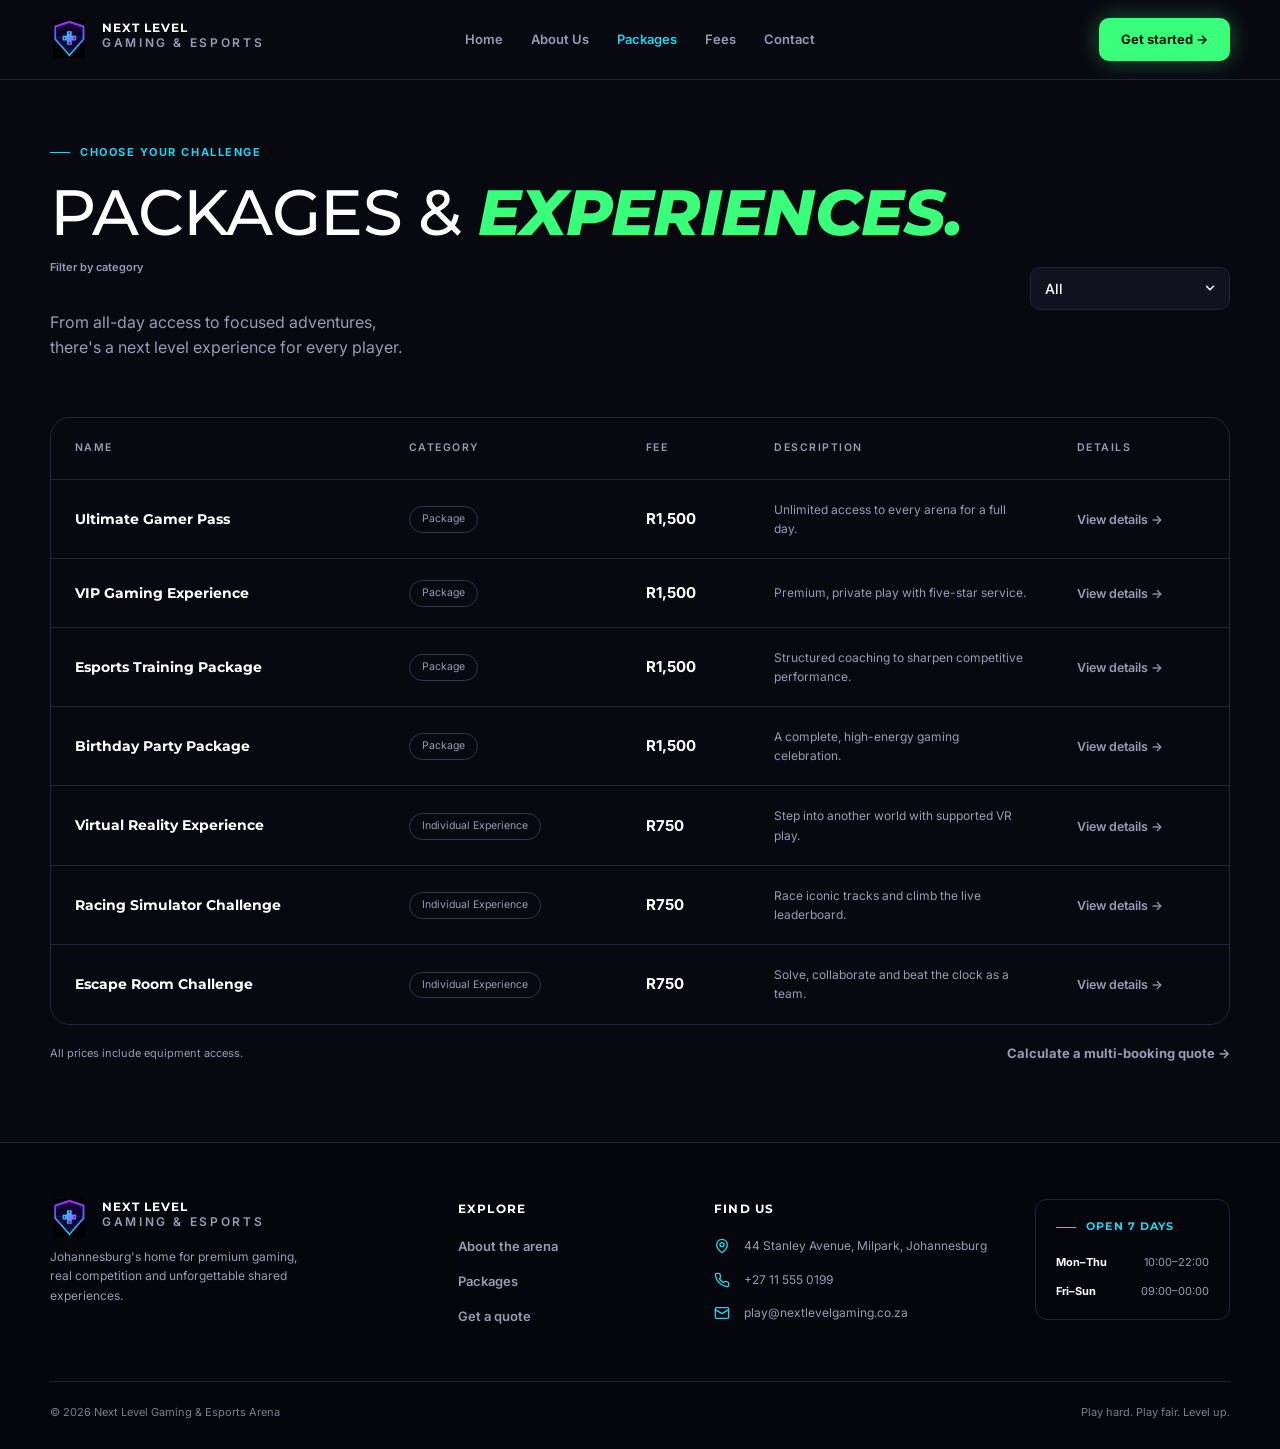
<file: Website/packages.html>
<!DOCTYPE html>
<html lang="en">
<head>
    <meta charset="UTF-8">
    <meta name="viewport" content="width=device-width, initial-scale=1.0">
    <title>Packages | Next Level Gaming &amp; Esports Arena</title>
    <link rel="preconnect" href="https://fonts.googleapis.com">
    <link rel="preconnect" href="https://fonts.gstatic.com" crossorigin>
    <link href="https://fonts.googleapis.com/css2?family=Inter:wght@400;500;600&amp;family=Montserrat:ital,wght@0,500;0,600;0,700;0,800;1,800&amp;display=swap" rel="stylesheet">
    <link rel="stylesheet" href="css/style.css">
    <script src="script.js" defer></script>
</head>
<body class="packages">
    <header>
        <a href="index.html">
            <img src="images/logo.png" alt="Next Level Gaming &amp; Esports logo">
            <strong>NEXT LEVEL</strong><br>
            GAMING &amp; ESPORTS
        </a>

        <nav>
            <a href="index.html">Home</a>
            <a href="about.html">About Us</a>
            <a href="packages.html" class="active">Packages</a>
            <a href="fees.html">Fees</a>
            <a href="contact.html">Contact</a>
        </nav>

        <a href="fees.html">Get started →</a>
    </header>

    <main>
        <!-- Intro and filter -->
        <section>
            <p>Choose your challenge</p>
            <h1>Packages &amp; <em>Experiences.</em></h1>
            <p>From all-day access to focused adventures, there's a next level experience for every player.</p>

            <label for="category">Filter by category</label>
            <select id="category">
                <option value="all">All</option>
                <option value="package">Package</option>
                <option value="individual-experience">Individual Experience</option>
            </select>
        </section>

        <!-- Price table -->
        <section>
            <div class="table-card">
            <table id="package-table">
                <thead>
                    <tr>
                        <th>Name</th>
                        <th>Category</th>
                        <th>Fee</th>
                        <th>Description</th>
                        <th>Details</th>
                    </tr>
                </thead>
                <tbody>
                    <tr data-category="package">
                        <td>Ultimate Gamer Pass</td>
                        <td><span class="pill">Package</span></td>
                        <td>R1,500</td>
                        <td>Unlimited access to every arena for a full day.</td>
                        <td><a href="ultimate-gamer-pass.html">View details →</a></td>
                    </tr>
                    <tr data-category="package">
                        <td>VIP Gaming Experience</td>
                        <td><span class="pill">Package</span></td>
                        <td>R1,500</td>
                        <td>Premium, private play with five-star service.</td>
                        <td><a href="vip-gaming-experience.html">View details →</a></td>
                    </tr>
                    <tr data-category="package">
                        <td>Esports Training Package</td>
                        <td><span class="pill">Package</span></td>
                        <td>R1,500</td>
                        <td>Structured coaching to sharpen competitive performance.</td>
                        <td><a href="esports-training-package.html">View details →</a></td>
                    </tr>
                    <tr data-category="package">
                        <td>Birthday Party Package</td>
                        <td><span class="pill">Package</span></td>
                        <td>R1,500</td>
                        <td>A complete, high-energy gaming celebration.</td>
                        <td><a href="birthday-party-package.html">View details →</a></td>
                    </tr>
                    <tr data-category="individual-experience">
                        <td>Virtual Reality Experience</td>
                        <td><span class="pill">Individual Experience</span></td>
                        <td>R750</td>
                        <td>Step into another world with supported VR play.</td>
                        <td><a href="virtual-reality-experience.html">View details →</a></td>
                    </tr>
                    <tr data-category="individual-experience">
                        <td>Racing Simulator Challenge</td>
                        <td><span class="pill">Individual Experience</span></td>
                        <td>R750</td>
                        <td>Race iconic tracks and climb the live leaderboard.</td>
                        <td><a href="racing-simulator-challenge.html">View details →</a></td>
                    </tr>
                    <tr data-category="individual-experience">
                        <td>Escape Room Challenge</td>
                        <td><span class="pill">Individual Experience</span></td>
                        <td>R750</td>
                        <td>Solve, collaborate and beat the clock as a team.</td>
                        <td><a href="escape-room-challenge.html">View details →</a></td>
                    </tr>
                </tbody>
            </table>
            </div>

            <p>All prices include equipment access.</p>
            <a href="fees.html">Calculate a multi-booking quote →</a>
        </section>
    </main>

    <footer>
        <div>
            <a href="index.html">
                <img src="images/logo.png" alt="Next Level Gaming &amp; Esports logo">
                <strong>NEXT LEVEL</strong><br>
                GAMING &amp; ESPORTS
            </a>
            <p>Johannesburg's home for premium gaming, real competition and unforgettable shared experiences.</p>
        </div>

        <div>
            <h4>Explore</h4>
            <ul>
                <li><a href="about.html">About the arena</a></li>
                <li><a href="packages.html">Packages</a></li>
                <li><a href="fees.html">Get a quote</a></li>
            </ul>
        </div>

        <div>
            <h4>Find us</h4>
            <ul>
                <li>44 Stanley Avenue, Milpark, Johannesburg</li>
                <li><a href="tel:+27115550199">+27 11 555 0199</a></li>
                <li><a href="mailto:play@nextlevelgaming.co.za">play@nextlevelgaming.co.za</a></li>
            </ul>
        </div>

        <div>
            <h4>Open 7 days</h4>
            <ul>
                <li><strong>Mon–Thu</strong> <span>10:00–22:00</span></li>
                <li><strong>Fri–Sun</strong> <span>09:00–00:00</span></li>
            </ul>
        </div>

        <div>
            <p>&copy; 2026 Next Level Gaming &amp; Esports Arena</p>
            <p>Play hard. Play fair. Level up.</p>
        </div>
    </footer>
</body>
</html>
</file>
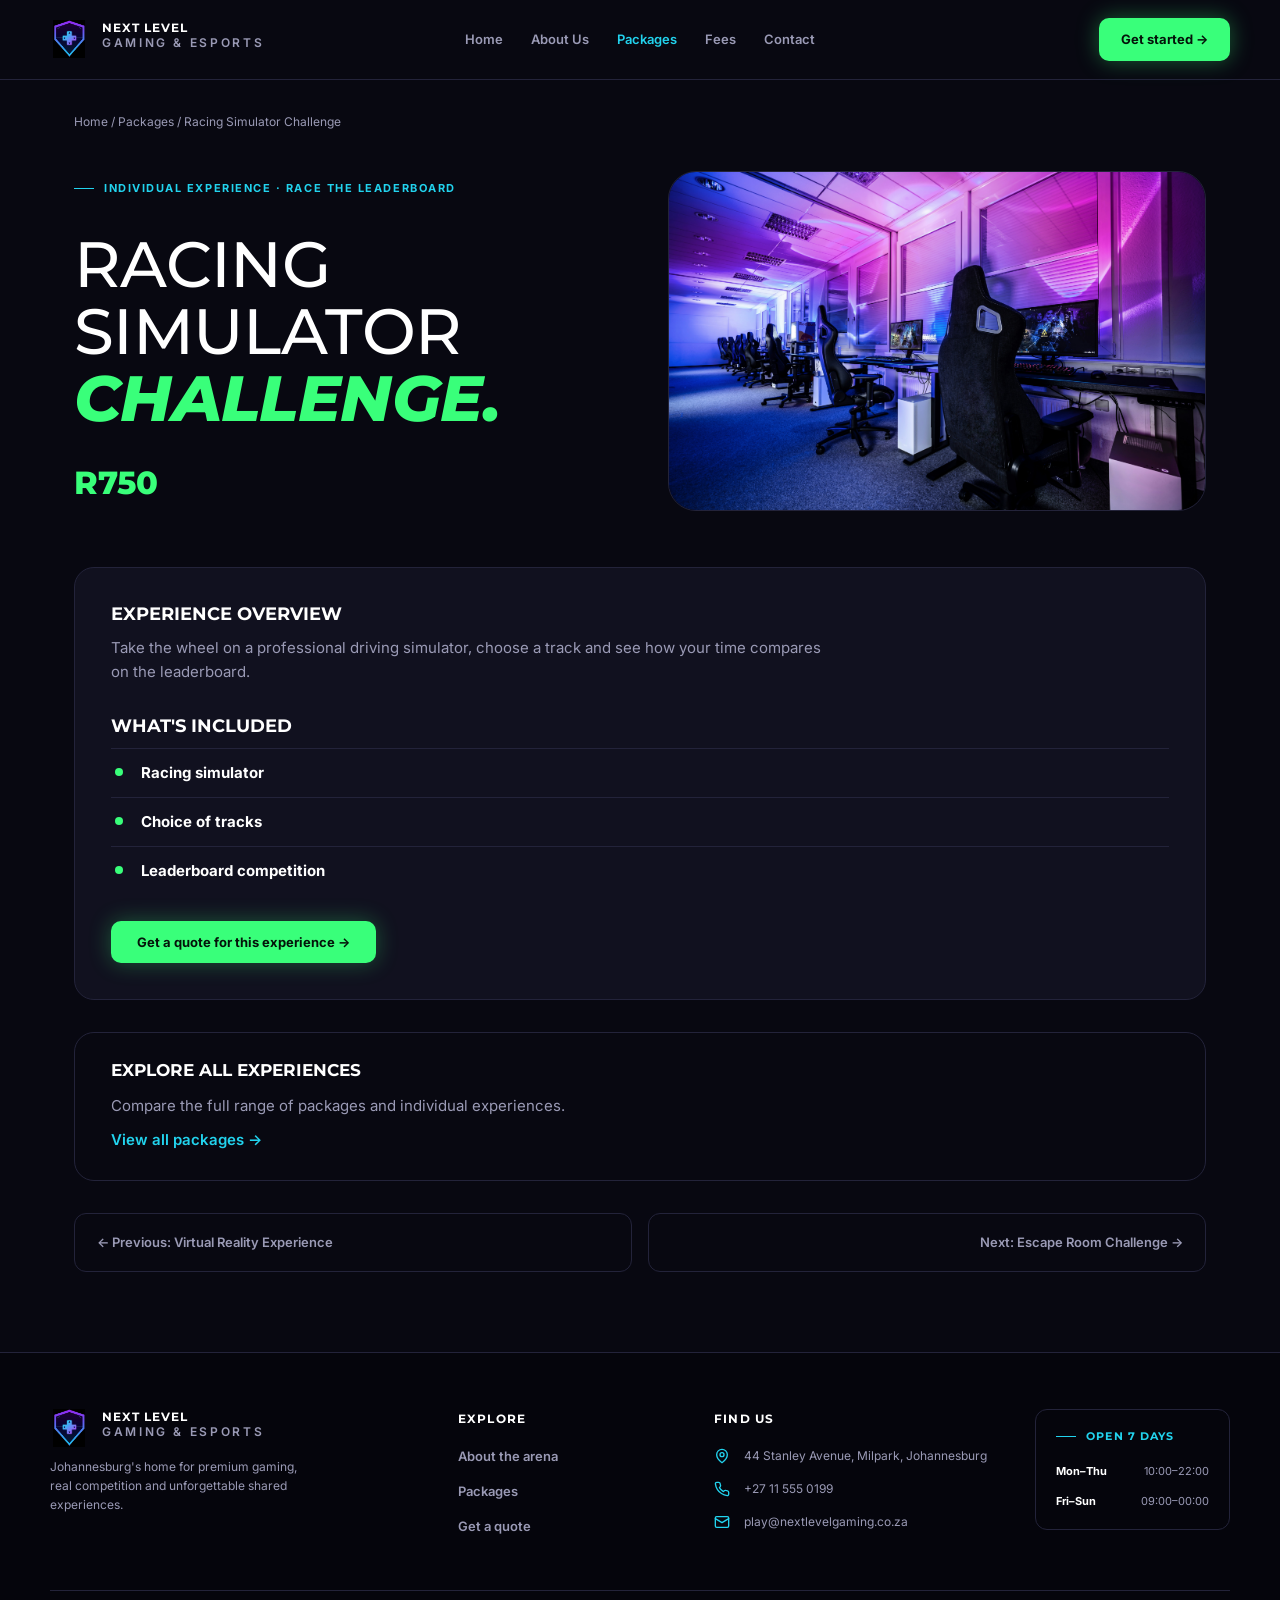
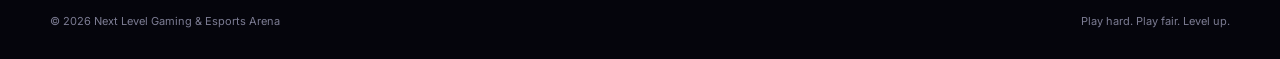
<file: Website/racing-simulator-challenge.html>
<!DOCTYPE html>
<html lang="en">
<head>
    <meta charset="UTF-8">
    <meta name="viewport" content="width=device-width, initial-scale=1.0">
    <title>Racing Simulator Challenge | Next Level Gaming &amp; Esports Arena</title>
    <link rel="preconnect" href="https://fonts.googleapis.com">
    <link rel="preconnect" href="https://fonts.gstatic.com" crossorigin>
    <link href="https://fonts.googleapis.com/css2?family=Inter:wght@400;500;600&amp;family=Montserrat:ital,wght@0,500;0,600;0,700;0,800;1,800&amp;display=swap" rel="stylesheet">
    <link rel="stylesheet" href="css/style.css">
    <script src="script.js" defer></script>
</head>
<body class="detail">
    <header>
        <a href="index.html">
            <img src="images/logo.png" alt="Next Level Gaming &amp; Esports logo">
            <strong>NEXT LEVEL</strong><br>
            GAMING &amp; ESPORTS
        </a>

        <nav>
            <a href="index.html">Home</a>
            <a href="about.html">About Us</a>
            <a href="packages.html" class="active">Packages</a>
            <a href="fees.html">Fees</a>
            <a href="contact.html">Contact</a>
        </nav>

        <a href="fees.html">Get started →</a>
    </header>
    <main>
        <nav>
            <a href="index.html">Home</a> /
            <a href="packages.html">Packages</a> /
            Racing Simulator Challenge
        </nav>

        <section>
            <p>Individual experience · Race the leaderboard</p>
            <h1>Racing Simulator <em>Challenge.</em></h1>
            <p><strong>R750</strong></p>
            <img src="images/testimonial-setup.png" alt="Gaming equipment for a competitive challenge">
        </section>

        <section>
            <h2>Experience overview</h2>
            <p>Take the wheel on a professional driving simulator, choose a track and see how your time compares on the leaderboard.</p>
            <h2>What's included</h2>
            <ul>
                <li><strong>Racing simulator</strong></li>
                <li><strong>Choice of tracks</strong></li>
                <li><strong>Leaderboard competition</strong></li>
            </ul>
            <a href="fees.html?experience=racing-simulator-challenge">Get a quote for this experience →</a>
        </section>

        <aside>
            <h2>Explore all experiences</h2>
            <p>Compare the full range of packages and individual experiences.</p>
            <a href="packages.html">View all packages →</a>
        </aside>

        <nav>
            <a href="virtual-reality-experience.html">← Previous: Virtual Reality Experience</a>
            <a href="escape-room-challenge.html">Next: Escape Room Challenge →</a>
        </nav>
    </main>
    <footer>
        <div>
            <a href="index.html">
                <img src="images/logo.png" alt="Next Level Gaming &amp; Esports logo">
                <strong>NEXT LEVEL</strong><br>
                GAMING &amp; ESPORTS
            </a>
            <p>Johannesburg's home for premium gaming, real competition and unforgettable shared experiences.</p>
        </div>

        <div>
            <h4>Explore</h4>
            <ul>
                <li><a href="about.html">About the arena</a></li>
                <li><a href="packages.html">Packages</a></li>
                <li><a href="fees.html">Get a quote</a></li>
            </ul>
        </div>

        <div>
            <h4>Find us</h4>
            <ul>
                <li>44 Stanley Avenue, Milpark, Johannesburg</li>
                <li><a href="tel:+27115550199">+27 11 555 0199</a></li>
                <li><a href="mailto:play@nextlevelgaming.co.za">play@nextlevelgaming.co.za</a></li>
            </ul>
        </div>

        <div>
            <h4>Open 7 days</h4>
            <ul>
                <li><strong>Mon–Thu</strong> <span>10:00–22:00</span></li>
                <li><strong>Fri–Sun</strong> <span>09:00–00:00</span></li>
            </ul>
        </div>

        <div>
            <p>&copy; 2026 Next Level Gaming &amp; Esports Arena</p>
            <p>Play hard. Play fair. Level up.</p>
        </div>
    </footer>
</body>
</html>
</file>
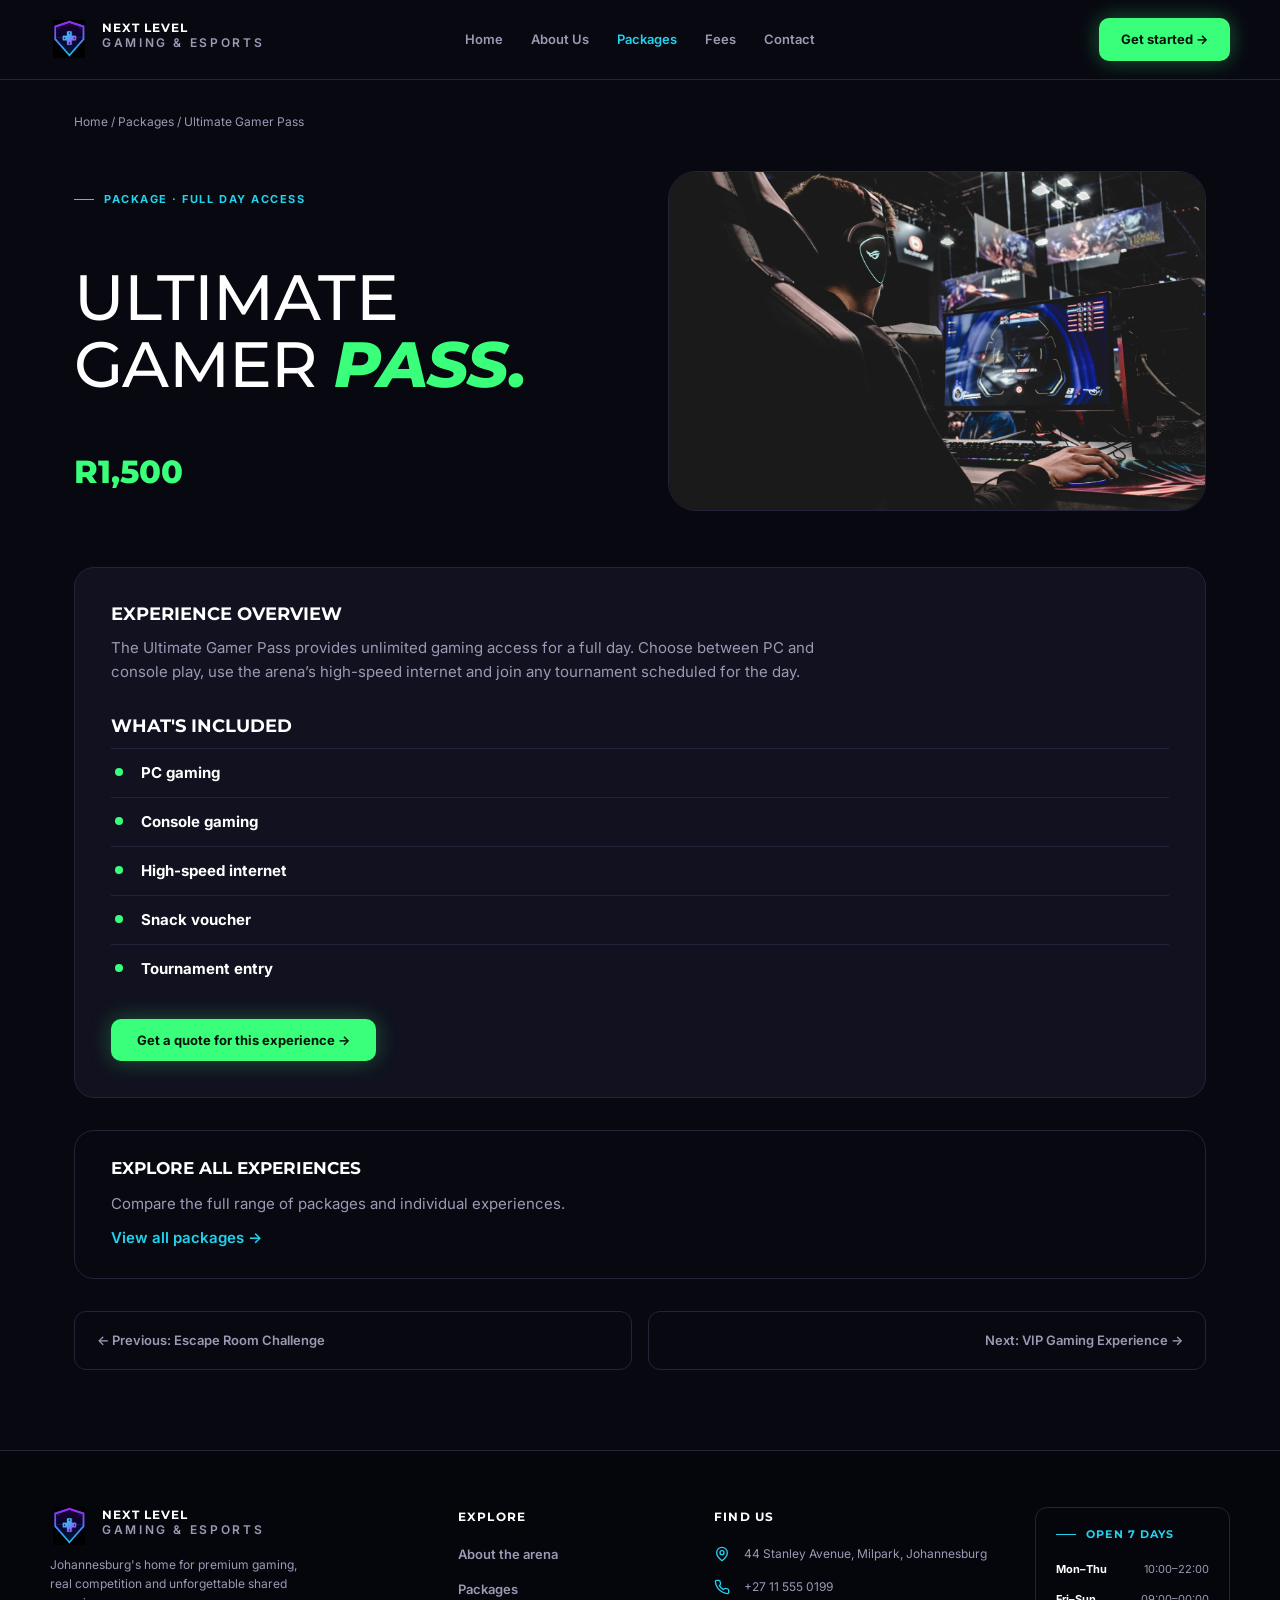
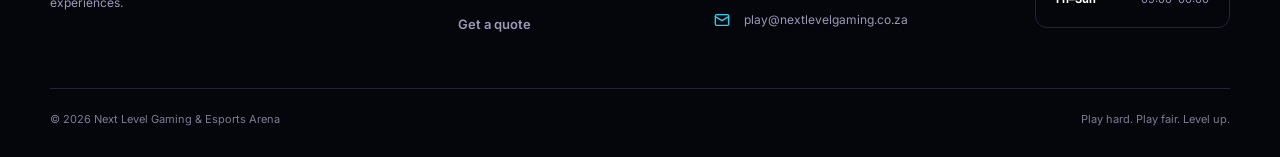
<file: Website/ultimate-gamer-pass.html>
<!DOCTYPE html>
<html lang="en">
<head>
    <meta charset="UTF-8">
    <meta name="viewport" content="width=device-width, initial-scale=1.0">
    <title>Ultimate Gamer Pass | Next Level Gaming &amp; Esports Arena</title>
    <link rel="preconnect" href="https://fonts.googleapis.com">
    <link rel="preconnect" href="https://fonts.gstatic.com" crossorigin>
    <link href="https://fonts.googleapis.com/css2?family=Inter:wght@400;500;600&amp;family=Montserrat:ital,wght@0,500;0,600;0,700;0,800;1,800&amp;display=swap" rel="stylesheet">
    <link rel="stylesheet" href="css/style.css">
    <script src="script.js" defer></script>
</head>
<body class="detail">
    <header>
        <a href="index.html">
            <img src="images/logo.png" alt="Next Level Gaming &amp; Esports logo">
            <strong>NEXT LEVEL</strong><br>
            GAMING &amp; ESPORTS
        </a>

        <nav>
            <a href="index.html">Home</a>
            <a href="about.html">About Us</a>
            <a href="packages.html" class="active">Packages</a>
            <a href="fees.html">Fees</a>
            <a href="contact.html">Contact</a>
        </nav>

        <a href="fees.html">Get started →</a>
    </header>
    <main>
        <nav>
            <a href="index.html">Home</a> /
            <a href="packages.html">Packages</a> /
            Ultimate Gamer Pass
        </nav>

        <section>
            <p>Package · Full day access</p>
            <h1>Ultimate Gamer <em>Pass.</em></h1>
            <p><strong>R1,500</strong></p>
            <img src="images/about-setup.png" alt="Player enjoying the arena gaming setup">
        </section>

        <section>
            <h2>Experience overview</h2>
            <p>The Ultimate Gamer Pass provides unlimited gaming access for a full day. Choose between PC and console play, use the arena’s high-speed internet and join any tournament scheduled for the day.</p>
            <h2>What's included</h2>
            <ul>
                <li><strong>PC gaming</strong></li>
                <li><strong>Console gaming</strong></li>
                <li><strong>High-speed internet</strong></li>
                <li><strong>Snack voucher</strong></li>
                <li><strong>Tournament entry</strong></li>
            </ul>
            <a href="fees.html?experience=ultimate-gamer-pass">Get a quote for this experience →</a>
        </section>

        <aside>
            <h2>Explore all experiences</h2>
            <p>Compare the full range of packages and individual experiences.</p>
            <a href="packages.html">View all packages →</a>
        </aside>

        <nav>
            <a href="escape-room-challenge.html">← Previous: Escape Room Challenge</a>
            <a href="vip-gaming-experience.html">Next: VIP Gaming Experience →</a>
        </nav>
    </main>
    <footer>
        <div>
            <a href="index.html">
                <img src="images/logo.png" alt="Next Level Gaming &amp; Esports logo">
                <strong>NEXT LEVEL</strong><br>
                GAMING &amp; ESPORTS
            </a>
            <p>Johannesburg's home for premium gaming, real competition and unforgettable shared experiences.</p>
        </div>

        <div>
            <h4>Explore</h4>
            <ul>
                <li><a href="about.html">About the arena</a></li>
                <li><a href="packages.html">Packages</a></li>
                <li><a href="fees.html">Get a quote</a></li>
            </ul>
        </div>

        <div>
            <h4>Find us</h4>
            <ul>
                <li>44 Stanley Avenue, Milpark, Johannesburg</li>
                <li><a href="tel:+27115550199">+27 11 555 0199</a></li>
                <li><a href="mailto:play@nextlevelgaming.co.za">play@nextlevelgaming.co.za</a></li>
            </ul>
        </div>

        <div>
            <h4>Open 7 days</h4>
            <ul>
                <li><strong>Mon–Thu</strong> <span>10:00–22:00</span></li>
                <li><strong>Fri–Sun</strong> <span>09:00–00:00</span></li>
            </ul>
        </div>

        <div>
            <p>&copy; 2026 Next Level Gaming &amp; Esports Arena</p>
            <p>Play hard. Play fair. Level up.</p>
        </div>
    </footer>
</body>
</html>
</file>
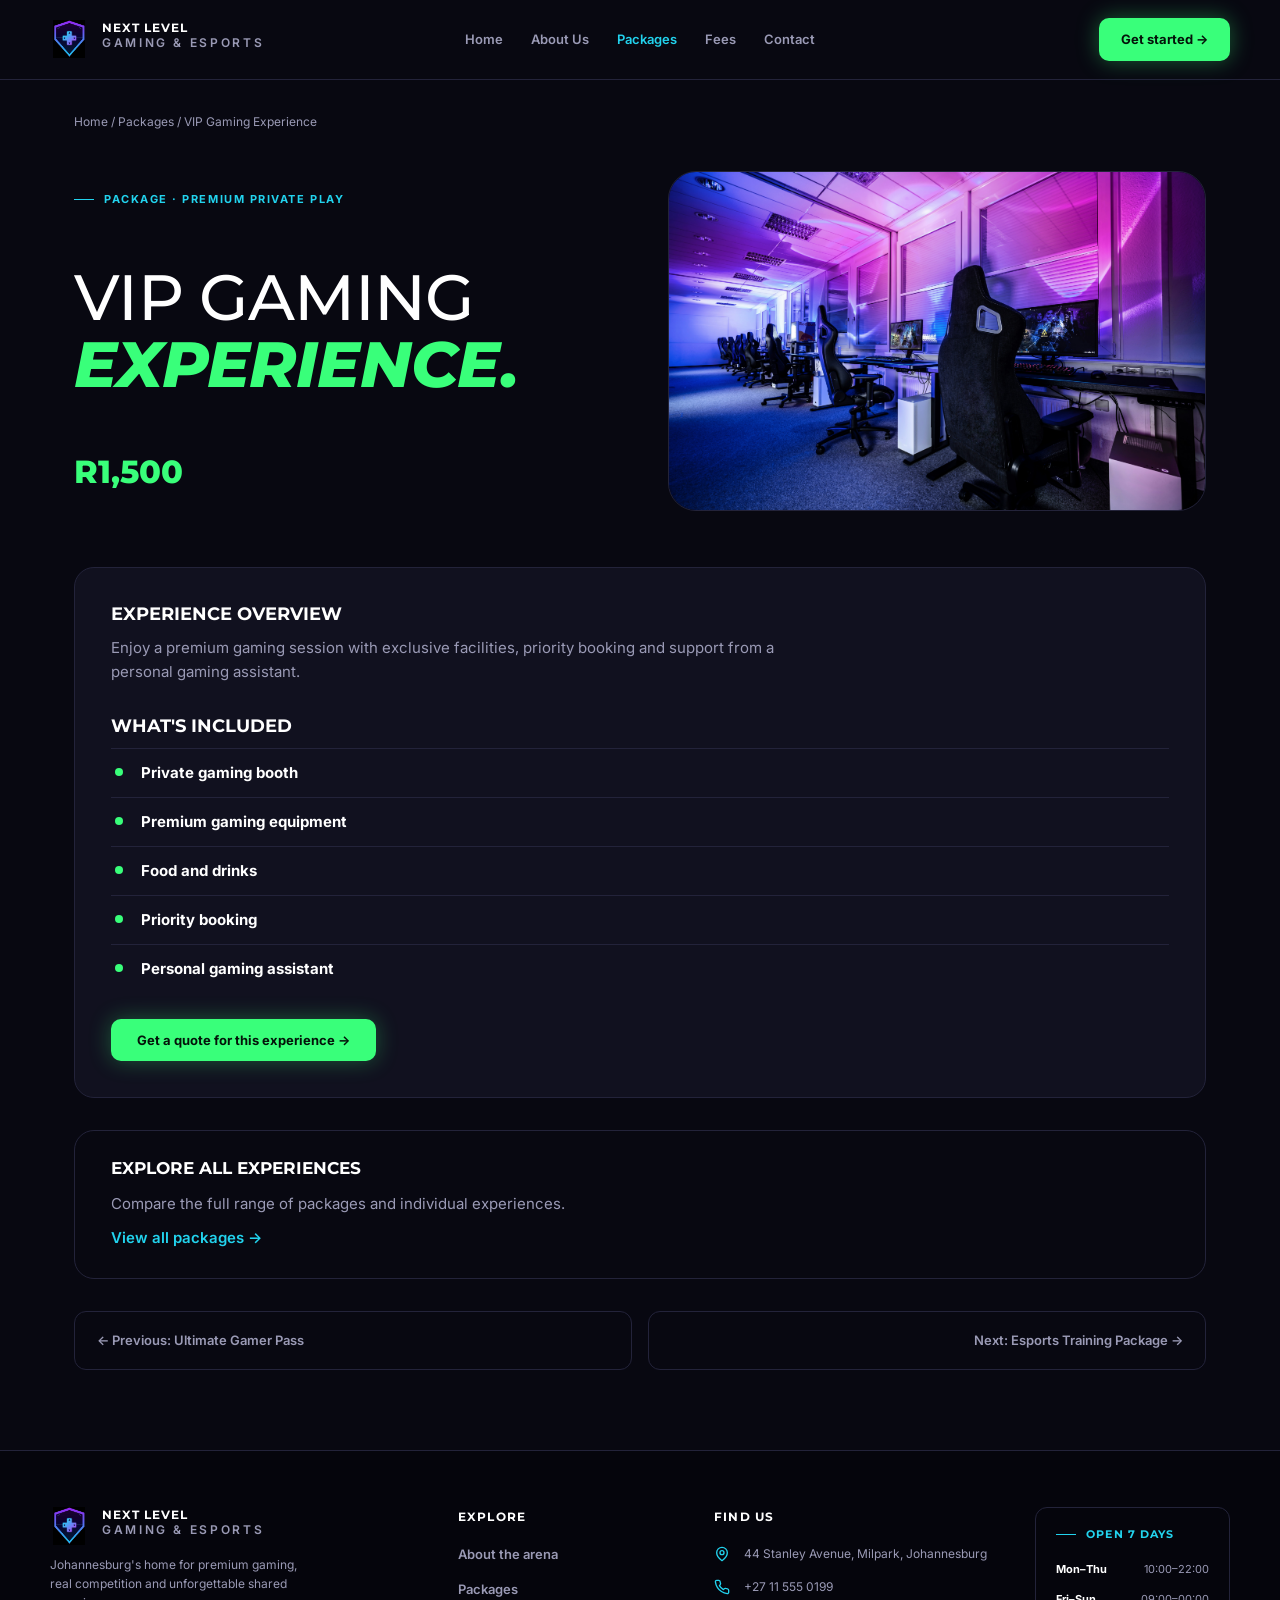
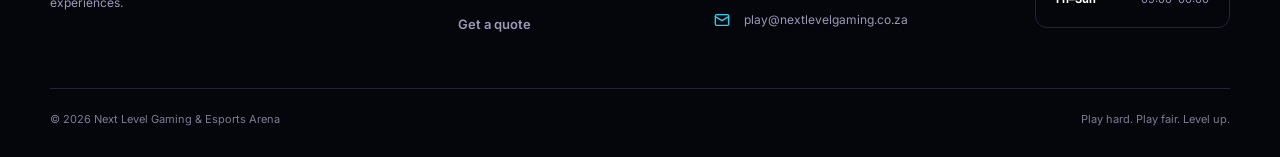
<file: Website/vip-gaming-experience.html>
<!DOCTYPE html>
<html lang="en">
<head>
    <meta charset="UTF-8">
    <meta name="viewport" content="width=device-width, initial-scale=1.0">
    <title>VIP Gaming Experience | Next Level Gaming &amp; Esports Arena</title>
    <link rel="preconnect" href="https://fonts.googleapis.com">
    <link rel="preconnect" href="https://fonts.gstatic.com" crossorigin>
    <link href="https://fonts.googleapis.com/css2?family=Inter:wght@400;500;600&amp;family=Montserrat:ital,wght@0,500;0,600;0,700;0,800;1,800&amp;display=swap" rel="stylesheet">
    <link rel="stylesheet" href="css/style.css">
    <script src="script.js" defer></script>
</head>
<body class="detail">
    <header>
        <a href="index.html">
            <img src="images/logo.png" alt="Next Level Gaming &amp; Esports logo">
            <strong>NEXT LEVEL</strong><br>
            GAMING &amp; ESPORTS
        </a>

        <nav>
            <a href="index.html">Home</a>
            <a href="about.html">About Us</a>
            <a href="packages.html" class="active">Packages</a>
            <a href="fees.html">Fees</a>
            <a href="contact.html">Contact</a>
        </nav>

        <a href="fees.html">Get started →</a>
    </header>
    <main>
        <nav>
            <a href="index.html">Home</a> /
            <a href="packages.html">Packages</a> /
            VIP Gaming Experience
        </nav>

        <section>
            <p>Package · Premium private play</p>
            <h1>VIP Gaming <em>Experience.</em></h1>
            <p><strong>R1,500</strong></p>
            <img src="images/testimonial-setup.png" alt="Gaming setup prepared for a premium session">
        </section>

        <section>
            <h2>Experience overview</h2>
            <p>Enjoy a premium gaming session with exclusive facilities, priority booking and support from a personal gaming assistant.</p>
            <h2>What's included</h2>
            <ul>
                <li><strong>Private gaming booth</strong></li>
                <li><strong>Premium gaming equipment</strong></li>
                <li><strong>Food and drinks</strong></li>
                <li><strong>Priority booking</strong></li>
                <li><strong>Personal gaming assistant</strong></li>
            </ul>
            <a href="fees.html?experience=vip-gaming-experience">Get a quote for this experience →</a>
        </section>

        <aside>
            <h2>Explore all experiences</h2>
            <p>Compare the full range of packages and individual experiences.</p>
            <a href="packages.html">View all packages →</a>
        </aside>

        <nav>
            <a href="ultimate-gamer-pass.html">← Previous: Ultimate Gamer Pass</a>
            <a href="esports-training-package.html">Next: Esports Training Package →</a>
        </nav>
    </main>
    <footer>
        <div>
            <a href="index.html">
                <img src="images/logo.png" alt="Next Level Gaming &amp; Esports logo">
                <strong>NEXT LEVEL</strong><br>
                GAMING &amp; ESPORTS
            </a>
            <p>Johannesburg's home for premium gaming, real competition and unforgettable shared experiences.</p>
        </div>

        <div>
            <h4>Explore</h4>
            <ul>
                <li><a href="about.html">About the arena</a></li>
                <li><a href="packages.html">Packages</a></li>
                <li><a href="fees.html">Get a quote</a></li>
            </ul>
        </div>

        <div>
            <h4>Find us</h4>
            <ul>
                <li>44 Stanley Avenue, Milpark, Johannesburg</li>
                <li><a href="tel:+27115550199">+27 11 555 0199</a></li>
                <li><a href="mailto:play@nextlevelgaming.co.za">play@nextlevelgaming.co.za</a></li>
            </ul>
        </div>

        <div>
            <h4>Open 7 days</h4>
            <ul>
                <li><strong>Mon–Thu</strong> <span>10:00–22:00</span></li>
                <li><strong>Fri–Sun</strong> <span>09:00–00:00</span></li>
            </ul>
        </div>

        <div>
            <p>&copy; 2026 Next Level Gaming &amp; Esports Arena</p>
            <p>Play hard. Play fair. Level up.</p>
        </div>
    </footer>
</body>
</html>
</file>
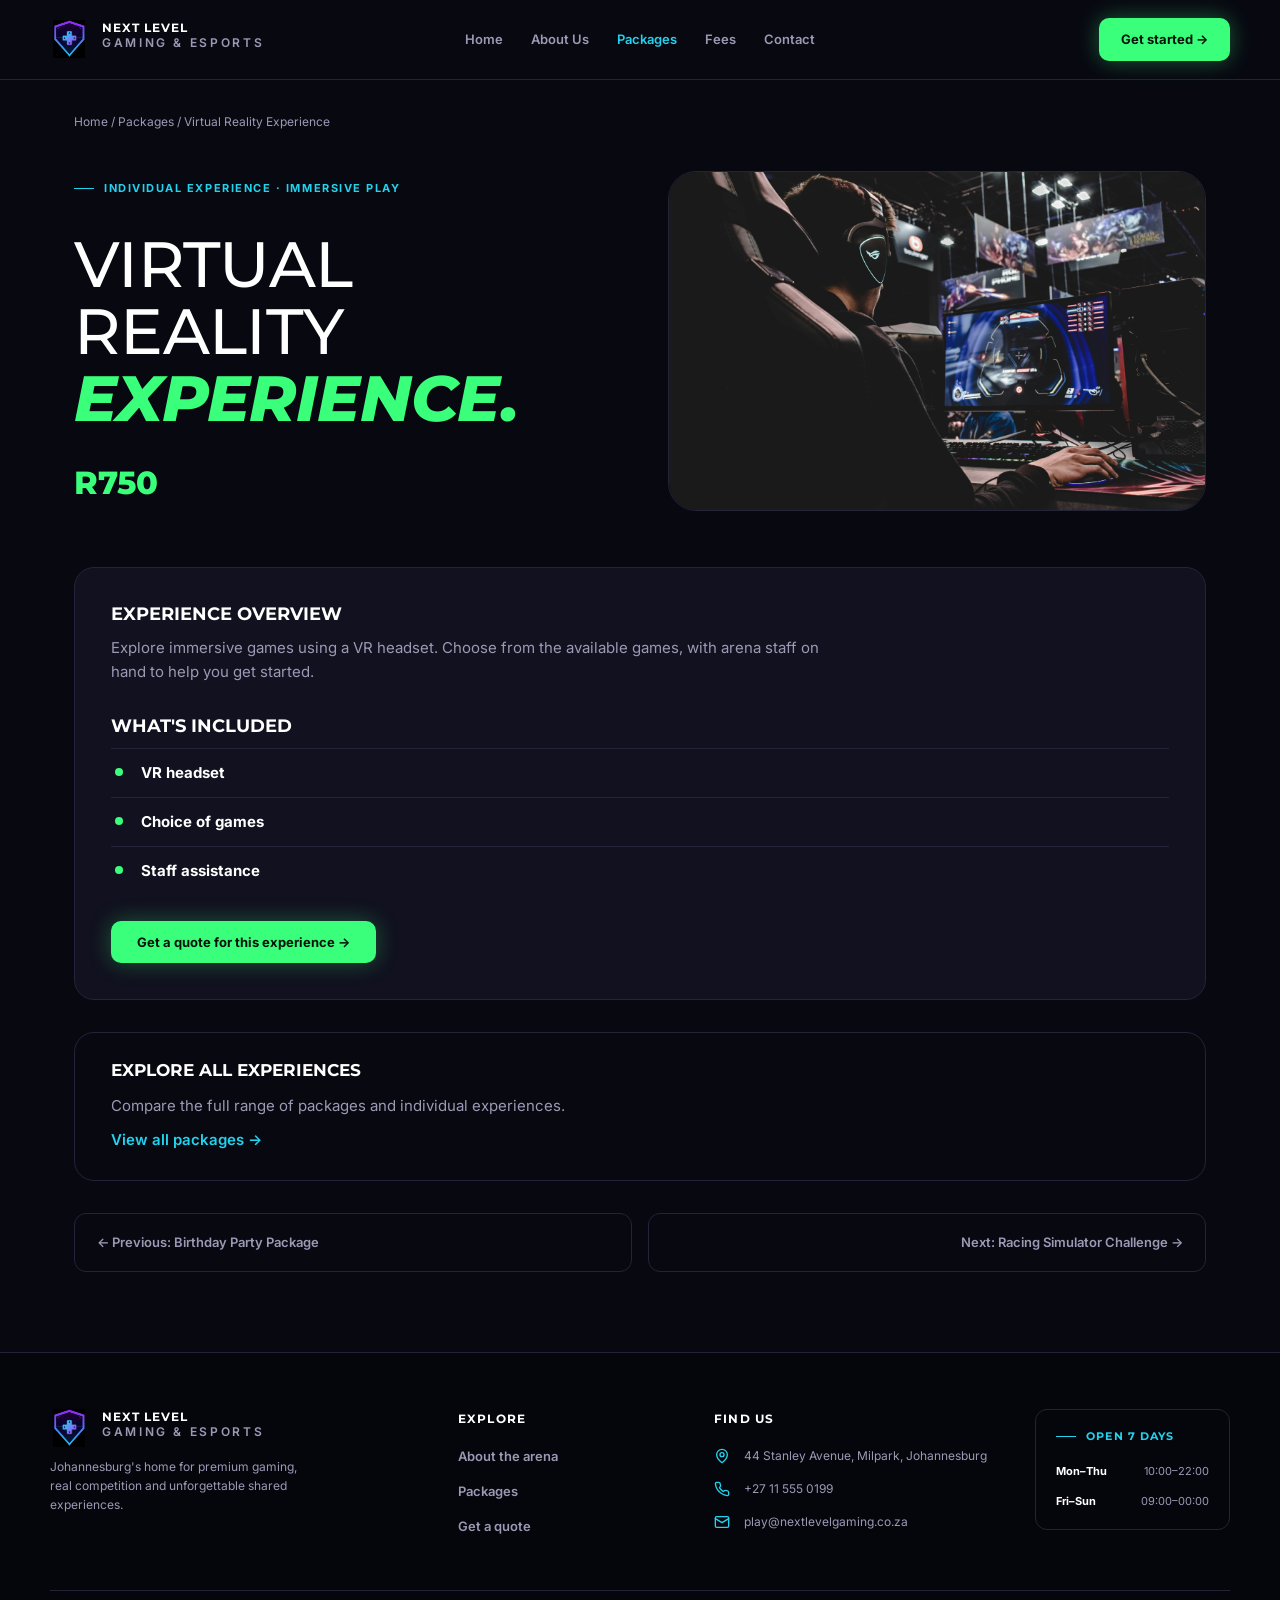
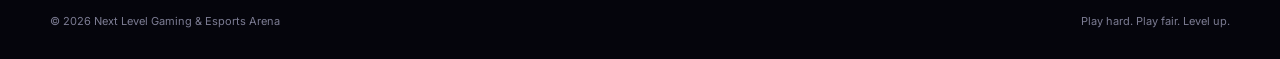
<file: Website/virtual-reality-experience.html>
<!DOCTYPE html>
<html lang="en">
<head>
    <meta charset="UTF-8">
    <meta name="viewport" content="width=device-width, initial-scale=1.0">
    <title>Virtual Reality Experience | Next Level Gaming &amp; Esports Arena</title>
    <link rel="preconnect" href="https://fonts.googleapis.com">
    <link rel="preconnect" href="https://fonts.gstatic.com" crossorigin>
    <link href="https://fonts.googleapis.com/css2?family=Inter:wght@400;500;600&amp;family=Montserrat:ital,wght@0,500;0,600;0,700;0,800;1,800&amp;display=swap" rel="stylesheet">
    <link rel="stylesheet" href="css/style.css">
    <script src="script.js" defer></script>
</head>
<body class="detail">
    <header>
        <a href="index.html">
            <img src="images/logo.png" alt="Next Level Gaming &amp; Esports logo">
            <strong>NEXT LEVEL</strong><br>
            GAMING &amp; ESPORTS
        </a>

        <nav>
            <a href="index.html">Home</a>
            <a href="about.html">About Us</a>
            <a href="packages.html" class="active">Packages</a>
            <a href="fees.html">Fees</a>
            <a href="contact.html">Contact</a>
        </nav>

        <a href="fees.html">Get started →</a>
    </header>
    <main>
        <nav>
            <a href="index.html">Home</a> /
            <a href="packages.html">Packages</a> /
            Virtual Reality Experience
        </nav>

        <section>
            <p>Individual experience · Immersive play</p>
            <h1>Virtual Reality <em>Experience.</em></h1>
            <p><strong>R750</strong></p>
            <img src="images/about-setup.png" alt="Gaming arena equipment for an immersive experience">
        </section>

        <section>
            <h2>Experience overview</h2>
            <p>Explore immersive games using a VR headset. Choose from the available games, with arena staff on hand to help you get started.</p>
            <h2>What's included</h2>
            <ul>
                <li><strong>VR headset</strong></li>
                <li><strong>Choice of games</strong></li>
                <li><strong>Staff assistance</strong></li>
            </ul>
            <a href="fees.html?experience=virtual-reality-experience">Get a quote for this experience →</a>
        </section>

        <aside>
            <h2>Explore all experiences</h2>
            <p>Compare the full range of packages and individual experiences.</p>
            <a href="packages.html">View all packages →</a>
        </aside>

        <nav>
            <a href="birthday-party-package.html">← Previous: Birthday Party Package</a>
            <a href="racing-simulator-challenge.html">Next: Racing Simulator Challenge →</a>
        </nav>
    </main>
    <footer>
        <div>
            <a href="index.html">
                <img src="images/logo.png" alt="Next Level Gaming &amp; Esports logo">
                <strong>NEXT LEVEL</strong><br>
                GAMING &amp; ESPORTS
            </a>
            <p>Johannesburg's home for premium gaming, real competition and unforgettable shared experiences.</p>
        </div>

        <div>
            <h4>Explore</h4>
            <ul>
                <li><a href="about.html">About the arena</a></li>
                <li><a href="packages.html">Packages</a></li>
                <li><a href="fees.html">Get a quote</a></li>
            </ul>
        </div>

        <div>
            <h4>Find us</h4>
            <ul>
                <li>44 Stanley Avenue, Milpark, Johannesburg</li>
                <li><a href="tel:+27115550199">+27 11 555 0199</a></li>
                <li><a href="mailto:play@nextlevelgaming.co.za">play@nextlevelgaming.co.za</a></li>
            </ul>
        </div>

        <div>
            <h4>Open 7 days</h4>
            <ul>
                <li><strong>Mon–Thu</strong> <span>10:00–22:00</span></li>
                <li><strong>Fri–Sun</strong> <span>09:00–00:00</span></li>
            </ul>
        </div>

        <div>
            <p>&copy; 2026 Next Level Gaming &amp; Esports Arena</p>
            <p>Play hard. Play fair. Level up.</p>
        </div>
    </footer>
</body>
</html>
</file>
<file: Website/css/style.css>
/* ==========================================================
   Next Level Gaming & Esports Arena
   ========================================================== */

:root {
    --bg: #080811;
    --panel: #11111f;
    --field: #0b0b16;
    --line: #23233a;
    --text: #ffffff;
    --muted: #9a9ab5;
    --green: #39ff7a;
    --cyan: #22d3ee;
    --radius: 20px;
    --gutter: max(24px, calc((100% - 1180px) / 2));
}

/* ---------- Base ---------- */
*, *::before, *::after { box-sizing: border-box; }

body {
    margin: 0;
    background: var(--bg);
    color: var(--text);
    font-family: "Inter", system-ui, sans-serif;
    font-size: 15px;
    line-height: 1.6;
}

img { max-width: 100%; display: block; }
a { color: inherit; text-decoration: none; }
ul { list-style: none; margin: 0; padding: 0; }
p { margin: 0; color: var(--muted); }
h1, h2, h3, h4 { margin: 0; font-family: "Montserrat", sans-serif; text-transform: uppercase; }
strong { color: var(--text); }

h1 {
    font-size: clamp(2.6rem, 6vw, 4rem);
    font-weight: 500;
    line-height: 1.05;
    letter-spacing: -0.01em;
}
h1 em { color: var(--green); font-weight: 800; font-style: italic; }
h2 { font-size: clamp(1.4rem, 2.6vw, 1.9rem); font-weight: 700; line-height: 1.1; }

a:focus-visible, button:focus-visible, input:focus-visible,
select:focus-visible, textarea:focus-visible {
    outline: 2px solid var(--cyan);
    outline-offset: 2px;
}

main { padding: 0 var(--gutter) 80px; }
main > section { padding: 72px 0 0; }

/* small cyan label with a line in front */
main section > p:first-child,
aside > p:first-child {
    display: flex;
    align-items: center;
    gap: 10px;
    color: var(--cyan);
    font-size: 11px;
    font-weight: 700;
    letter-spacing: 0.14em;
    text-transform: uppercase;
}
main section > p:first-child::before,
aside > p:first-child::before {
    content: "";
    width: 20px;
    height: 1px;
    background: currentColor;
}

/* ---------- Header ---------- */
header {
    display: grid;
    grid-template-columns: 1fr auto 1fr;
    align-items: center;
    padding: 18px var(--gutter);
    border-bottom: 1px solid var(--line);
    background: var(--bg);
    position: sticky;
    top: 0;
    z-index: 10;
}

header nav { display: flex; gap: 28px; }
header nav a {
    color: var(--muted);
    font-size: 13px;
    font-weight: 600;
    transition: color 0.2s;
}
header nav a:hover { color: var(--text); }
header nav a.active { color: var(--cyan); }

/* logo (header + footer) */
header > a:first-child,
footer > div:first-child > a {
    position: relative;
    display: block;
    padding-left: 52px;
    min-height: 38px;
    color: var(--muted);
    font-size: 12px;
    font-weight: 600;
    letter-spacing: 0.22em;
    line-height: 1.25;
    text-transform: uppercase;
}
header > a:first-child br,
footer > div:first-child > a br { display: none; }
header > a:first-child strong,
footer > div:first-child > a strong {
    display: block;
    color: var(--text);
    font-family: "Montserrat", sans-serif;
    font-weight: 700;
    letter-spacing: 0.08em;
}
header > a:first-child img,
footer > div:first-child > a img {
    position: absolute;
    left: 0;
    top: 0;
    width: 38px;
    height: 38px;
    padding: 0;
    object-fit: contain;
    border: 0;
    border-radius: 0;
    background: none;
    font-size: 0;
}

/* header call-to-action button */
header > a:last-child {
    justify-self: end;
    padding: 11px 22px;
    border-radius: 10px;
    background: var(--green);
    color: #04140a;
    font-size: 13px;
    font-weight: 700;
    box-shadow: 0 0 22px rgba(57, 255, 122, 0.35);
    transition: transform 0.2s;
}
header > a:last-child:hover { transform: translateY(-2px); }

/* ---------- Buttons ---------- */
main section > a,
form button {
    display: inline-block;
    padding: 13px 26px;
    border: 0;
    border-radius: 10px;
    background: var(--green);
    color: #04140a;
    font: 700 13px "Inter", sans-serif;
    box-shadow: 0 0 22px rgba(57, 255, 122, 0.3);
    cursor: pointer;
    transition: transform 0.2s;
}
main section > a:hover, form button:hover { transform: translateY(-2px); }

/* ---------- Footer ---------- */
footer {
    display: grid;
    grid-template-columns: 1.7fr 1fr 1.3fr 0.9fr;
    gap: 40px;
    padding: 56px var(--gutter) 28px;
    border-top: 1px solid var(--line);
    background: #05050c;
    font-size: 12px;
}
footer p { font-size: 12px; }
footer > div:first-child p { margin-top: 10px; max-width: 260px; }

footer h4 {
    margin-bottom: 18px;
    font-size: 12px;
    font-weight: 700;
    letter-spacing: 0.1em;
}
footer li { margin-bottom: 14px; color: var(--muted); }
footer li a:hover { color: var(--cyan); }

/* explore links */
footer > div:nth-child(2) li a { font-size: 13px; font-weight: 600; }

/* find-us icons */
footer > div:nth-child(3) li { position: relative; padding-left: 30px; }
footer > div:nth-child(3) li::before {
    content: "";
    position: absolute;
    left: 0;
    top: 2px;
    width: 16px;
    height: 16px;
    background: center / contain no-repeat;
}
footer > div:nth-child(3) li:nth-child(1)::before {
    background-image: url("data:image/svg+xml,%3Csvg xmlns='http://www.w3.org/2000/svg' viewBox='0 0 24 24' fill='none' stroke='%2322d3ee' stroke-width='2' stroke-linecap='round' stroke-linejoin='round'%3E%3Cpath d='M20 10c0 6-8 12-8 12S4 16 4 10a8 8 0 0 1 16 0z'/%3E%3Ccircle cx='12' cy='10' r='3'/%3E%3C/svg%3E");
}
footer > div:nth-child(3) li:nth-child(2)::before {
    background-image: url("data:image/svg+xml,%3Csvg xmlns='http://www.w3.org/2000/svg' viewBox='0 0 24 24' fill='none' stroke='%2322d3ee' stroke-width='2' stroke-linecap='round' stroke-linejoin='round'%3E%3Cpath d='M22 16.9v3a2 2 0 0 1-2.2 2 19.8 19.8 0 0 1-8.6-3.1 19.5 19.5 0 0 1-6-6A19.8 19.8 0 0 1 2.1 4.2 2 2 0 0 1 4.1 2h3a2 2 0 0 1 2 1.7c.1 1 .4 1.9.7 2.8a2 2 0 0 1-.5 2.1L8.1 9.9a16 16 0 0 0 6 6l1.3-1.3a2 2 0 0 1 2.1-.4c.9.3 1.8.6 2.8.7a2 2 0 0 1 1.7 2z'/%3E%3C/svg%3E");
}
footer > div:nth-child(3) li:nth-child(3)::before {
    background-image: url("data:image/svg+xml,%3Csvg xmlns='http://www.w3.org/2000/svg' viewBox='0 0 24 24' fill='none' stroke='%2322d3ee' stroke-width='2' stroke-linecap='round' stroke-linejoin='round'%3E%3Crect x='2' y='4' width='20' height='16' rx='2'/%3E%3Cpath d='m22 7-10 6L2 7'/%3E%3C/svg%3E");
}

/* opening hours card */
footer > div:nth-child(4) {
    align-self: start;
    padding: 18px 20px 6px;
    border: 1px solid var(--line);
    border-radius: 12px;
}
footer > div:nth-child(4) h4 {
    display: flex;
    align-items: center;
    gap: 10px;
    color: var(--cyan);
    font-size: 11px;
}
footer > div:nth-child(4) h4::before {
    content: "";
    width: 20px;
    height: 1px;
    background: currentColor;
}
footer > div:nth-child(4) li {
    display: flex;
    justify-content: space-between;
    gap: 12px;
    margin-bottom: 12px;
    font-size: 11px;
}

/* copyright bar */
footer > div:last-child {
    grid-column: 1 / -1;
    display: flex;
    justify-content: space-between;
    padding-top: 22px;
    border-top: 1px solid var(--line);
}
footer > div:last-child p { font-size: 11px; opacity: 0.8; }

/* ==========================================================
   ABOUT
   ========================================================== */
.about main > section:nth-of-type(1) {
    display: grid;
    grid-template-columns: 1fr 1fr;
    grid-template-rows: 1fr auto auto auto 1fr;
    column-gap: 60px;
    min-height: 560px;
    padding-top: 48px;
}
.about main > section:nth-of-type(1) > p:nth-child(1) { grid-row: 2; grid-column: 1; }
.about main > section:nth-of-type(1) > h1 { grid-row: 3; grid-column: 1; margin: 18px 0 20px; }
.about main > section:nth-of-type(1) > p:nth-child(3) { grid-row: 4; grid-column: 1; max-width: 360px; font-size: 16px; }
.about main > section:nth-of-type(1) > img {
    grid-column: 2;
    grid-row: 1 / -1;
    width: 100%;
    height: 100%;
    min-height: 380px;
    object-fit: cover;
    border: 1px solid var(--line);
    border-radius: 28px;
}

/* history */
.about main > section:nth-of-type(2) {
    display: grid;
    grid-template-columns: 1fr 1.2fr;
    column-gap: 60px;
    margin-top: 72px;
    border-top: 1px solid var(--line);
}
.about main > section:nth-of-type(2) > p:first-child,
.about main > section:nth-of-type(2) > h2 { grid-column: 1; max-width: 300px; }
.about main > section:nth-of-type(2) > h2 { margin-top: 16px; font-size: 1.5rem; }
.about main > section:nth-of-type(2) > p:nth-of-type(n+2) { grid-column: 2; font-size: 14px; }
.about main > section:nth-of-type(2) > p:nth-of-type(2) { grid-row: 1 / span 2; align-self: start; margin-top: 4px; }
.about main > section:nth-of-type(2) > p:nth-of-type(3) { grid-row: 3; margin-top: 0; }
.about main > section:nth-of-type(2) > h2 { grid-row: 2; }

/* vision, mission, goals */
.about main > section:nth-of-type(3) {
    display: grid;
    grid-template-columns: repeat(3, 1fr);
    gap: 12px;
    padding-top: 56px;
}
.about main > section:nth-of-type(3) > div {
    display: flex;
    flex-direction: column;
    min-height: 190px;
    padding: 26px;
    border-top: 1px solid rgba(255, 255, 255, 0.75);
    border-radius: 4px;
    background: var(--panel);
}
.about main > section:nth-of-type(3) > div > p:first-child {
    margin-bottom: auto;
    color: var(--cyan);
    font-size: 11px;
    font-weight: 700;
}
.about main > section:nth-of-type(3) h2 { font-size: 1rem; margin-bottom: 4px; }
.about main > section:nth-of-type(3) > div > p:last-child { font-size: 12.5px; }

/* call to action */
.about main > section:nth-of-type(4) {
    display: grid;
    grid-template-columns: 1fr auto;
    align-items: center;
    margin-top: 72px;
    padding: 44px 36px;
    border-radius: 28px;
    background: var(--green);
}
.about main > section:nth-of-type(4) > p:first-child { color: #04140a; grid-column: 1; }
.about main > section:nth-of-type(4) > h2 { grid-column: 1; margin-top: 6px; color: #04140a; font-weight: 800; }
.about main > section:nth-of-type(4) > a {
    grid-column: 2;
    grid-row: 1 / span 2;
    background: #05050c;
    color: var(--text);
    box-shadow: none;
}

/* ==========================================================
   PACKAGES
   ========================================================== */
.packages main > section:nth-of-type(1) {
    display: grid;
    grid-template-columns: 1fr 200px;
    column-gap: 40px;
    padding-top: 64px;
}
.packages main > section:nth-of-type(1) > * { grid-column: 1; }
.packages main > section:nth-of-type(1) > h1 { margin: 18px 0 20px; }
.packages main > section:nth-of-type(1) > p:nth-child(3) { max-width: 380px; font-size: 16px; }
.packages label[for="category"] {
    grid-column: 2;
    grid-row: 3;
    align-self: start;
    margin-top: -8px;
    color: var(--muted);
    font-size: 11px;
    font-weight: 600;
}
.packages #category {
    grid-column: 2;
    grid-row: 3;
    align-self: end;
}

select, input, textarea {
    width: 100%;
    padding: 12px 14px;
    border: 1px solid var(--line);
    border-radius: 10px;
    background: var(--panel);
    color: var(--text);
    font: 500 14px "Inter", sans-serif;
}
select {
    appearance: none;
    padding-right: 38px;
    cursor: pointer;
    background-image: url("data:image/svg+xml,%3Csvg xmlns='http://www.w3.org/2000/svg' viewBox='0 0 24 24' fill='none' stroke='white' stroke-width='2.5' stroke-linecap='round' stroke-linejoin='round'%3E%3Cpath d='m6 9 6 6 6-6'/%3E%3C/svg%3E");
    background-repeat: no-repeat;
    background-position: right 12px center;
    background-size: 14px;
}
input::placeholder, textarea::placeholder { color: #5f5f7a; }
input:focus, textarea:focus, select:focus { border-color: var(--cyan); }

.packages main > section:nth-of-type(2) {
    display: grid;
    grid-template-columns: 1fr auto;
    align-items: center;
    row-gap: 20px;
    padding-top: 56px;
}
.table-card {
    grid-column: 1 / -1;
    overflow-x: auto;
    border: 1px solid var(--line);
    border-radius: var(--radius);
    background: var(--bg);
}
.table-card table { width: 100%; border-collapse: collapse; }
.table-card th {
    padding: 22px 24px;
    color: var(--muted);
    font-size: 10.5px;
    font-weight: 600;
    letter-spacing: 0.14em;
    text-align: left;
    text-transform: uppercase;
}
.table-card td { padding: 20px 24px; border-top: 1px solid var(--line); vertical-align: middle; }
.table-card td:nth-child(1) { font-family: "Montserrat", sans-serif; font-size: 14px; font-weight: 700; white-space: nowrap; }
.table-card td:nth-child(1) img {
    display: inline-block;
    width: 36px;
    height: 36px;
    margin-right: 14px;
    padding: 9px;
    vertical-align: middle;
    border-radius: 8px;
    background: rgba(57, 255, 122, 0.14);
    font-size: 0;
}
.table-card td:nth-child(3) { font-weight: 700; white-space: nowrap; }
.table-card td:nth-child(4) { max-width: 230px; color: var(--muted); font-size: 12px; }
.table-card td:nth-child(5) a { color: var(--muted); font-size: 12.5px; font-weight: 600; white-space: nowrap; }
.table-card td:nth-child(5) a:hover { color: var(--cyan); }

.pill {
    display: inline-block;
    padding: 4px 12px;
    border: 1px solid #34344f;
    border-radius: 999px;
    color: var(--muted);
    font-size: 10.5px;
    white-space: nowrap;
}

.packages main > section:nth-of-type(2) > p { font-size: 11px; }
.packages main > section:nth-of-type(2) > a {
    padding: 0;
    background: none;
    box-shadow: none;
    color: var(--muted);
}
.packages main > section:nth-of-type(2) > a:hover { color: var(--cyan); transform: none; }

/* ==========================================================
   FEES
   ========================================================== */
.fees main > section:nth-of-type(1),
.contact main > section:nth-of-type(1) { padding-top: 64px; }
.fees main > section:nth-of-type(1) > h1,
.contact main > section:nth-of-type(1) > h1 { margin: 18px 0 20px; }
.fees main > section:nth-of-type(1) > p:nth-child(3),
.contact main > section:nth-of-type(1) > p:nth-child(3) { max-width: 420px; font-size: 16px; }

.fees main > section:nth-of-type(2) {
    display: grid;
    grid-template-columns: 1fr 340px;
    gap: 32px;
    align-items: start;
    padding-top: 48px;
}

/* cards */
.fees form,
.contact form {
    padding: 32px;
    border: 1px solid var(--line);
    border-radius: var(--radius);
    background: var(--panel);
}
.fees form {
    display: grid;
    grid-template-columns: 1fr 1fr;
    gap: 10px 12px;
}
.fees form > * { grid-column: 1 / -1; }

label { color: var(--muted); font-size: 11px; font-weight: 600; }
.fees form > label { margin: 6px 0 -4px; }

.fees form h2 {
    display: flex;
    align-items: center;
    gap: 12px;
    font-size: 1.15rem;
}
.fees form h2:nth-of-type(2) { margin-top: 22px; }
.fees form h2 span {
    display: grid;
    place-items: center;
    width: 32px;
    height: 32px;
    border: 1.5px solid var(--cyan);
    border-radius: 50%;
    color: var(--cyan);
    font-size: 11px;
}
.fees form h2 + p { margin: -4px 0 8px 44px; font-size: 12px; }

/* experience choices */
.fees form > div {
    grid-column: auto;
    display: grid;
    grid-template-columns: auto 1fr auto;
    align-items: center;
    column-gap: 12px;
    padding: 14px;
    border: 1px solid var(--line);
    border-radius: 10px;
    background: var(--field);
    transition: border-color 0.2s;
}
.fees form > div:has(input:checked) { border-color: var(--green); }
.fees form > div input { grid-row: 1 / span 2; width: 18px; height: 18px; padding: 0; appearance: none; cursor: pointer; border-radius: 4px; border-width: 1.5px; background: transparent; }
.fees form > div input:checked {
    border-color: var(--green);
    background: var(--green) url("data:image/svg+xml,%3Csvg xmlns='http://www.w3.org/2000/svg' viewBox='0 0 24 24' fill='none' stroke='%2304140a' stroke-width='4' stroke-linecap='round' stroke-linejoin='round'%3E%3Cpath d='M5 12l5 5 9-10'/%3E%3C/svg%3E") center / 12px no-repeat;
}
.fees form > div label { grid-column: 2; color: var(--text); font-size: 12px; font-weight: 700; cursor: pointer; }
.fees form > div p:nth-of-type(1) { grid-column: 2; font-size: 10px; line-height: 1.3; }
.fees form > div p:nth-of-type(2) {
    grid-column: 3;
    grid-row: 1 / span 2;
    color: var(--green);
    font-size: 12px;
    font-weight: 700;
}
.fees form button { justify-self: start; margin-top: 8px; }

/* live quote */
.fees aside {
    position: sticky;
    top: 96px;
    padding: 28px;
    border: 1px solid rgba(57, 255, 122, 0.55);
    border-radius: var(--radius);
    background: linear-gradient(180deg, rgba(57, 255, 122, 0.06), var(--bg) 60%);
}
.fees aside h2 { margin-top: 12px; font-size: 1.05rem; }
.fees aside > p:nth-of-type(2) { margin-top: 4px; font-size: 10.5px; }
.fees aside table { width: 100%; margin: 18px 0; border-collapse: collapse; font-size: 12px; }
.fees aside td { padding: 8px 0; color: var(--muted); }
.fees aside td:last-child { color: var(--text); font-weight: 700; text-align: right; }
.fees aside > table:first-of-type { border-top: 1px solid var(--line); border-bottom: 1px solid var(--line); padding: 8px 0; }
.fees aside > table:first-of-type tr:nth-child(3) td:last-child { color: var(--green); }
.fees aside > #quote-total-label { font-size: 10px; letter-spacing: 0.14em; text-transform: uppercase; }
.fees aside > .quote-total-value { margin-top: 4px; }
.fees aside > .quote-total-value strong {
    color: var(--green);
    font: 800 48px/1.1 "Montserrat", sans-serif;
}
.fees aside > .quote-items-label { margin-top: 18px; font-size: 11px; }
.fees aside > #quote-items { margin-top: 4px; font-size: 11px; line-height: 1.6; overflow-wrap: anywhere; }
.fees aside > .vat-note { font-size: 10.5px; }
.fees aside > #quote-feedback { margin-top: 8px; font-size: 11px; }

.savings { margin-top: 20px; padding: 16px 18px; border-radius: 10px; background: var(--field); }
.savings h3 { font-size: 11px; text-transform: none; font-family: "Inter", sans-serif; font-weight: 700; }
.savings table { margin: 8px 0 0; font-size: 11px; }
.savings td { padding: 5px 0; }

/* ==========================================================
   CONTACT
   ========================================================== */
.contact main > section:nth-of-type(2) {
    display: grid;
    grid-template-columns: 1.4fr 1fr;
    gap: 28px;
    align-items: start;
    padding-top: 48px;
}
.contact form { display: grid; grid-template-columns: 1fr 1fr; gap: 8px 12px; padding: 0; border: 0; background: none; }
.contact main > section:nth-of-type(2) > div {
    padding: 32px;
    border: 1px solid var(--line);
    border-radius: var(--radius);
    background: var(--panel);
}
.contact main > section:nth-of-type(2) > div h2 { font-size: 1.05rem; }
.contact main > section:nth-of-type(2) > div > p { margin: 4px 0 22px; font-size: 12px; }

.contact label[for="name"]    { grid-column: 1; grid-row: 1; }
.contact #name                { grid-column: 1; grid-row: 2; }
.contact label[for="email"]   { grid-column: 2; grid-row: 1; }
.contact #email               { grid-column: 2; grid-row: 2; }
.contact label[for="subject"] { grid-column: 1 / -1; grid-row: 3; margin-top: 8px; }
.contact #subject             { grid-column: 1 / -1; grid-row: 4; }
.contact label[for="message"] { grid-column: 1 / -1; grid-row: 5; margin-top: 8px; }
.contact #message             { grid-column: 1 / -1; grid-row: 6; min-height: 120px; resize: vertical; }
.contact form button          { grid-column: 1; grid-row: 7; justify-self: start; margin-top: 12px; }

.contact aside {
    position: relative;
    overflow: hidden;
    border: 1px solid var(--line);
    border-radius: var(--radius);
    background: var(--panel);
}
.contact aside > iframe {
    display: block;
    width: 100%;
    height: 220px;
    border: 0;
    filter: invert(92%) hue-rotate(180deg) saturate(0.4) brightness(0.8);
}
.contact aside > p {
    position: absolute;
    top: 142px;
    left: 18px;
    padding: 10px 14px;
    border: 1px solid var(--line);
    border-radius: 8px;
    background: rgba(8, 8, 17, 0.92);
    font-size: 10px;
    line-height: 1.4;
    display: block;
}
.contact aside > p::before { display: none; }
.contact aside > p strong { font-size: 10px; }

.contact aside > div {
    display: grid;
    grid-template-columns: 36px 1fr;
    column-gap: 14px;
    align-items: center;
    padding: 12px 24px;
}
.contact aside > div:nth-of-type(1) { padding-top: 22px; }
.contact aside > div:last-child { padding-bottom: 26px; }
.contact aside > div img {
    grid-row: 1 / span 2;
    width: 36px;
    height: 36px;
    padding: 9px;
    border-radius: 8px;
    background: rgba(34, 211, 238, 0.1);
    font-size: 0;
}
.contact aside > div p { line-height: 1.4; }
.contact aside > div p:first-of-type { color: var(--muted); font-size: 9.5px; letter-spacing: 0.14em; text-transform: uppercase; }
.contact aside > div p strong { font-size: 12px; }
.contact aside > div a:hover { color: var(--cyan); }

/* ==========================================================
   HOME
   ========================================================== */
.home main > section:nth-of-type(1) {
    position: relative;
    display: grid;
    align-content: center;
    justify-items: start;
    min-height: 620px;
    margin: 0 calc(var(--gutter) * -1);
    padding: 80px var(--gutter);
    background:
        radial-gradient(ellipse at 85% 30%, rgba(168, 45, 255, 0.35), transparent 55%),
        radial-gradient(ellipse at 10% 90%, rgba(57, 255, 122, 0.10), transparent 50%),
        var(--bg);
    /* add a background image later, e.g. url("../images/hero.jpg") center / cover */
}
.home main > section:nth-of-type(1) > h1 { margin: 18px 0 20px; max-width: 640px; }
.home main > section:nth-of-type(1) > p:nth-child(3) { max-width: 440px; margin-bottom: 30px; font-size: 16px; }
.home main > section:nth-of-type(1) > a { margin-right: 12px; }
.home main > section:nth-of-type(1) > a:nth-of-type(2) {
    margin: -46px 0 0 210px;
    background: transparent;
    border: 1px solid var(--line);
    color: var(--text);
    box-shadow: none;
}
.home main > section:nth-of-type(1) > ul {
    display: flex;
    gap: 44px;
    margin-top: 56px;
    color: var(--muted);
    font-size: 12px;
    line-height: 1.4;
}
.home main > section:nth-of-type(1) > ul strong {
    color: var(--green);
    font: 800 26px "Montserrat", sans-serif;
}
.home main > section:nth-of-type(1) > div {
    position: absolute;
    right: var(--gutter);
    bottom: 48px;
    padding: 14px 20px;
    border: 1px solid var(--line);
    border-radius: 12px;
    background: rgba(17, 17, 31, 0.9);
    font-size: 11px;
    line-height: 1.4;
}

/* hero background video: sits under a tinted overlay that keeps the purple/green glow */
.home main > section:nth-of-type(1) { overflow: hidden; }
.hero-video {
    position: absolute;
    inset: 0;
    width: 100%;
    height: 100%;
    object-fit: cover;
    z-index: 0;
}
.home main > section:nth-of-type(1)::before {
    content: "";
    position: absolute;
    inset: 0;
    z-index: 1;
    background:
        radial-gradient(ellipse at 85% 30%, rgba(168, 45, 255, 0.35), transparent 55%),
        radial-gradient(ellipse at 10% 90%, rgba(57, 255, 122, 0.12), transparent 50%),
        linear-gradient(90deg, rgba(8, 8, 17, 0.85) 0%, rgba(8, 8, 17, 0.45) 60%, rgba(8, 8, 17, 0.6) 100%);
}
.home main > section:nth-of-type(1) > :not(video):not(div) { position: relative; z-index: 2; }
.home main > section:nth-of-type(1) > div { z-index: 2; }
@media (prefers-reduced-motion: reduce) { .hero-video { display: none; } }

.home main > section:nth-of-type(2) {
    display: grid;
    grid-template-columns: repeat(3, 1fr);
    gap: 16px;
    padding-top: 96px;
}
.home main > section:nth-of-type(2) > p:nth-child(1),
.home main > section:nth-of-type(2) > h2,
.home main > section:nth-of-type(2) > p:nth-child(3) { grid-column: 1 / -1; }
.home main > section:nth-of-type(2) > h2 { margin: 14px 0 10px; }
.home main > section:nth-of-type(2) > p:nth-child(3) { max-width: 480px; margin-bottom: 24px; }
.home main > section:nth-of-type(2) > div {
    position: relative;
    min-height: 240px;
    padding: 28px;
    border: 1px solid var(--line);
    border-radius: var(--radius);
    background: var(--panel);
}
.home main > section:nth-of-type(2) > div img {
    width: 42px;
    height: 42px;
    margin-bottom: 40px;
    padding: 10px;
    border-radius: 10px;
    background: rgba(57, 255, 122, 0.12);
    font-size: 0;
}
.home main > section:nth-of-type(2) > div > p:nth-of-type(1) {
    position: absolute;
    top: 28px;
    right: 28px;
    color: var(--cyan);
    font-size: 11px;
    font-weight: 700;
}
.home main > section:nth-of-type(2) h3 { margin-bottom: 8px; font-size: 1rem; }
.home main > section:nth-of-type(2) > div > p:last-child { font-size: 13px; }

.home main > section:nth-of-type(3) {
    display: grid;
    grid-template-columns: 1fr 1fr;
    gap: 0 56px;
    align-items: center;
    padding-top: 96px;
}
.home main > section:nth-of-type(3) > img {
    grid-row: 1 / span 4;
    width: 100%;
    height: 380px;
    object-fit: cover;
    border: 1px solid var(--line);
    border-radius: 28px;
}
.home main > section:nth-of-type(3) blockquote { margin: 0 0 20px; }
.home main > section:nth-of-type(3) blockquote p {
    color: var(--text);
    font: 600 1.5rem/1.35 "Montserrat", sans-serif;
}
.home main > section:nth-of-type(3) > p { font-size: 13px; }
.home main > section:nth-of-type(3) > a { justify-self: start; margin-top: 26px; }

/* ==========================================================
   PACKAGE DETAIL
   ========================================================== */
.detail main { max-width: 1180px; margin: 0 auto; padding: 0 24px 80px; }
.detail main > nav:first-child { padding-top: 32px; color: var(--muted); font-size: 12px; }
.detail main > nav:first-child a:hover { color: var(--cyan); }

.detail main > section:nth-of-type(1) {
    display: grid;
    grid-template-columns: 1fr 1fr;
    column-gap: 56px;
    align-items: center;
    padding-top: 40px;
}
.detail main > section:nth-of-type(1) > h1 { margin: 16px 0 14px; }
.detail main > section:nth-of-type(1) > p:nth-child(3) strong {
    color: var(--green);
    font: 800 2rem "Montserrat", sans-serif;
}
.detail main > section:nth-of-type(1) > img {
    grid-column: 2;
    grid-row: 1 / span 3;
    width: 100%;
    height: 340px;
    object-fit: cover;
    border: 1px solid var(--line);
    border-radius: 28px;
}

.detail main > section:nth-of-type(2) {
    margin-top: 56px;
    padding: 36px;
    border: 1px solid var(--line);
    border-radius: var(--radius);
    background: var(--panel);
}
.detail main > section:nth-of-type(2) h2 { margin: 0 0 12px; font-size: 1.15rem; }
.detail main > section:nth-of-type(2) h2:nth-of-type(2) { margin-top: 32px; }
.detail main > section:nth-of-type(2) > p { max-width: 720px; margin-bottom: 12px; }
.detail main > section:nth-of-type(2) li {
    padding: 12px 0 12px 30px;
    border-top: 1px solid var(--line);
    color: var(--muted);
    position: relative;
}
.detail main > section:nth-of-type(2) li::before {
    content: "";
    position: absolute;
    left: 4px;
    top: 19px;
    width: 8px;
    height: 8px;
    border-radius: 50%;
    background: var(--green);
}
.detail main > section:nth-of-type(2) > a { margin-top: 26px; }

.detail main > aside {
    margin-top: 32px;
    padding: 28px 36px;
    border: 1px solid var(--line);
    border-radius: var(--radius);
}
.detail main > aside h2 { margin-bottom: 14px; font-size: 1.05rem; }
.detail main > aside li a { display: block; padding: 8px 0; color: var(--muted); }
.detail main > aside li a:hover { color: var(--cyan); }
.detail main > aside > a { display: inline-block; margin-top: 10px; color: var(--cyan); font-weight: 600; }

.detail main > nav:last-child {
    display: flex;
    justify-content: space-between;
    gap: 16px;
    margin-top: 32px;
}
.detail main > nav:last-child a {
    flex: 1;
    padding: 18px 22px;
    border: 1px solid var(--line);
    border-radius: 12px;
    color: var(--muted);
    font-size: 13px;
    font-weight: 600;
    transition: border-color 0.2s, color 0.2s;
}
.detail main > nav:last-child a:last-child { text-align: right; }
.detail main > nav:last-child a:hover { border-color: var(--cyan); color: var(--text); }

/* ==========================================================
   RESPONSIVE
   ========================================================== */
@media (max-width: 900px) {
    header { grid-template-columns: 1fr auto; row-gap: 14px; }
    header nav { grid-column: 1 / -1; grid-row: 2; gap: 20px; overflow-x: auto; }

    .about main > section:nth-of-type(1),
    .about main > section:nth-of-type(2),
    .about main > section:nth-of-type(3),
    .fees main > section:nth-of-type(2),
    .contact main > section:nth-of-type(2),
    .home main > section:nth-of-type(2),
    .home main > section:nth-of-type(3),
    .detail main > section:nth-of-type(1),
    .packages main > section:nth-of-type(1) { grid-template-columns: 1fr; }

    .about main > section:nth-of-type(1) { grid-template-rows: none; min-height: 0; }
    .about main > section:nth-of-type(1) > * { grid-column: 1 !important; grid-row: auto !important; }
    .about main > section:nth-of-type(1) > img { margin-top: 32px; }
    .about main > section:nth-of-type(2) > * { grid-column: 1 !important; grid-row: auto !important; }
    .about main > section:nth-of-type(4) { grid-template-columns: 1fr; gap: 20px; }
    .about main > section:nth-of-type(4) > * { grid-column: 1 !important; grid-row: auto !important; }

    .packages label[for="category"], .packages #category { grid-column: 1; grid-row: auto; margin-top: 16px; }
    .fees aside { position: static; }
    .detail main > section:nth-of-type(1) > img { grid-column: 1; grid-row: auto; margin-top: 24px; }
    .home main > section:nth-of-type(3) > img { grid-row: auto; margin-bottom: 28px; }
    .home main > section:nth-of-type(1) > a:nth-of-type(2) { margin: 14px 0 0; }
    .home main > section:nth-of-type(1) > div { display: none; }

    footer { grid-template-columns: 1fr 1fr; }
}

@media (max-width: 560px) {
    .fees form { grid-template-columns: 1fr; padding: 22px; }
    .fees form > div { grid-column: 1 / -1; }
    .contact form { grid-template-columns: 1fr; }
    .contact form > * { grid-column: 1 !important; grid-row: auto !important; }
    footer { grid-template-columns: 1fr; }
    footer > div:last-child { flex-direction: column; gap: 6px; }
}

@media (prefers-reduced-motion: reduce) {
    * { transition: none !important; }
}

/* Social profile links on the contact page */
.contact .social-links a { display: inline-block; margin: 2px 12px 2px 0; color: var(--cyan); font-size: 11px; }
.contact .social-links a:hover { color: var(--text); }
</file>
